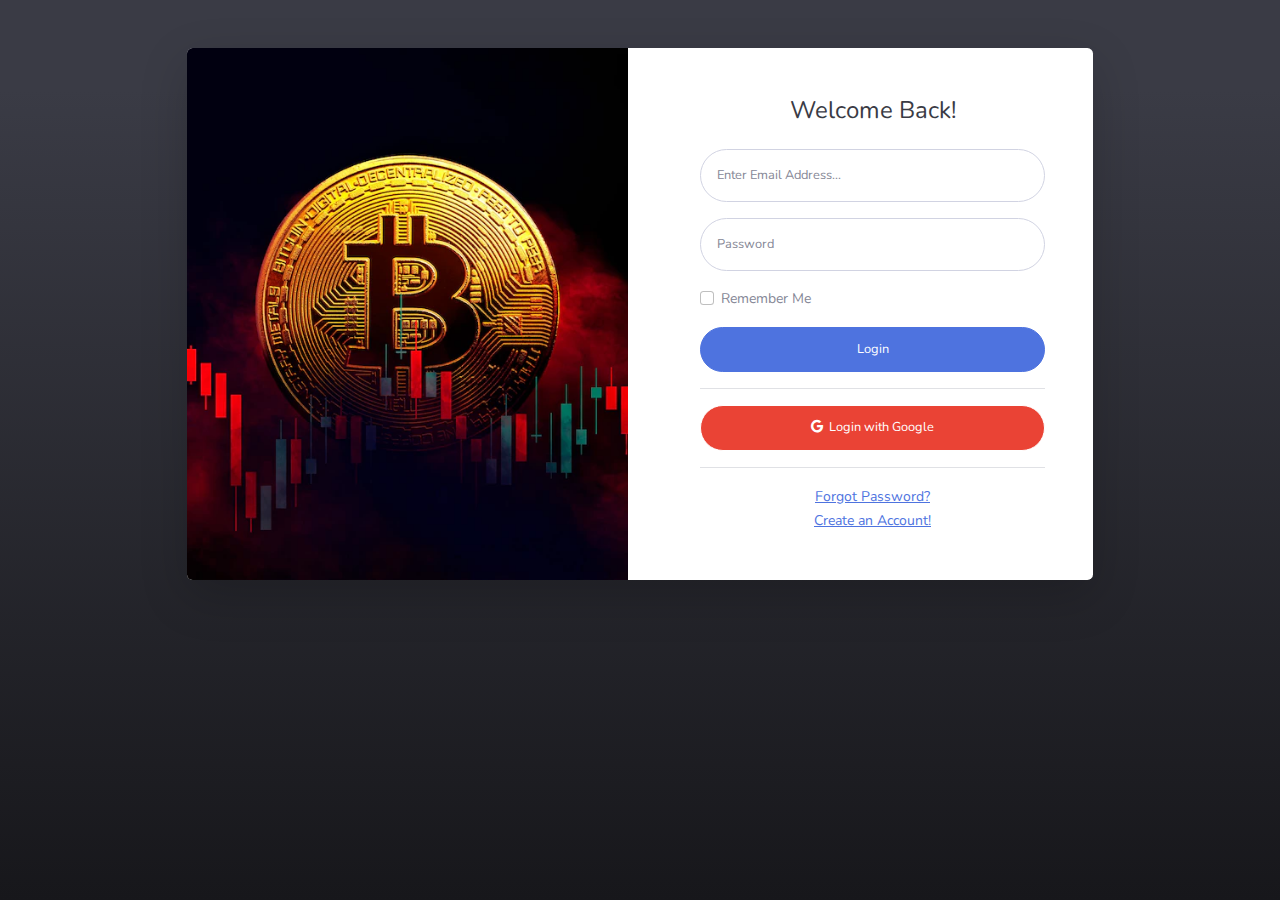
<file: RAITE-22_PAU_Team1/index.html>
<!DOCTYPE html>
<html>

<head>
    <meta charset="utf-8">
    <meta name="viewport" content="width=device-width, initial-scale=1.0, shrink-to-fit=no">
    <title>Login - Alvin Donato</title>
    <link rel="stylesheet" href="assets/bootstrap/css/bootstrap.min.css">
    <link rel="stylesheet" href="https://fonts.googleapis.com/css?family=Nunito:200,200i,300,300i,400,400i,600,600i,700,700i,800,800i,900,900i">
    <link rel="stylesheet" href="https://fonts.googleapis.com/css?family=Bitter:400,700">
    <link rel="stylesheet" href="assets/fonts/fontawesome-all.min.css">
    <link rel="stylesheet" href="assets/fonts/font-awesome.min.css">
    <link rel="stylesheet" href="assets/fonts/fontawesome5-overrides.min.css">
    <link rel="stylesheet" href="assets/css/Footer-Dark.css">
    <link rel="stylesheet" href="assets/css/Header-Dark.css">
</head>

<body class="bg-gradient-dark">
    <div class="container">
        <div class="row justify-content-center">
            <div class="col-md-9 col-lg-12 col-xl-10">
                <div class="card shadow-lg o-hidden border-0 my-5">
                    <div class="card-body p-0">
                        <div class="row">
                            <div class="col-lg-6 d-none d-lg-flex">
                                <div class="flex-grow-1 bg-login-image" style="background-image: url(&quot;assets/img/dogs/bg-login.webp&quot;);"></div>
                            </div>
                            <div class="col-lg-6">
                                <div class="p-5">
                                    <div class="text-center">
                                        <h4 class="text-dark mb-4">Welcome Back!</h4>
                                    </div>
                                    <form class="user">
                                        <div class="mb-3"><input class="form-control form-control-user" type="email" id="exampleInputEmail" aria-describedby="emailHelp" placeholder="Enter Email Address..." name="email"></div>
                                        <div class="mb-3"><input class="form-control form-control-user" type="password" id="exampleInputPassword" placeholder="Password" name="password"></div>
                                        <div class="mb-3">
                                            <div class="custom-control custom-checkbox small">
                                                <div class="form-check"><input class="form-check-input custom-control-input" type="checkbox" id="formCheck-1"><label class="form-check-label custom-control-label" for="formCheck-1">Remember Me</label></div>
                                            </div>
                                        </div><button class="btn btn-primary d-block btn-user w-100" type="submit">Login</button>
                                        <hr><a class="btn btn-primary d-block btn-google btn-user w-100 mb-2" role="button"><i class="fab fa-google"></i>&nbsp; Login with Google</a>
                                        <hr>
                                    </form>
                                    <div class="text-center"><a class="small" href="forgot-password.html">Forgot Password?</a></div>
                                    <div class="text-center"><a class="small" href="register.html">Create an Account!</a></div>
                                </div>
                            </div>
                        </div>
                    </div>
                </div>
            </div>
        </div>
    </div>
    <script src="assets/bootstrap/js/bootstrap.min.js"></script>
    <script src="assets/js/theme.js"></script>
</body>

</html>
</file>
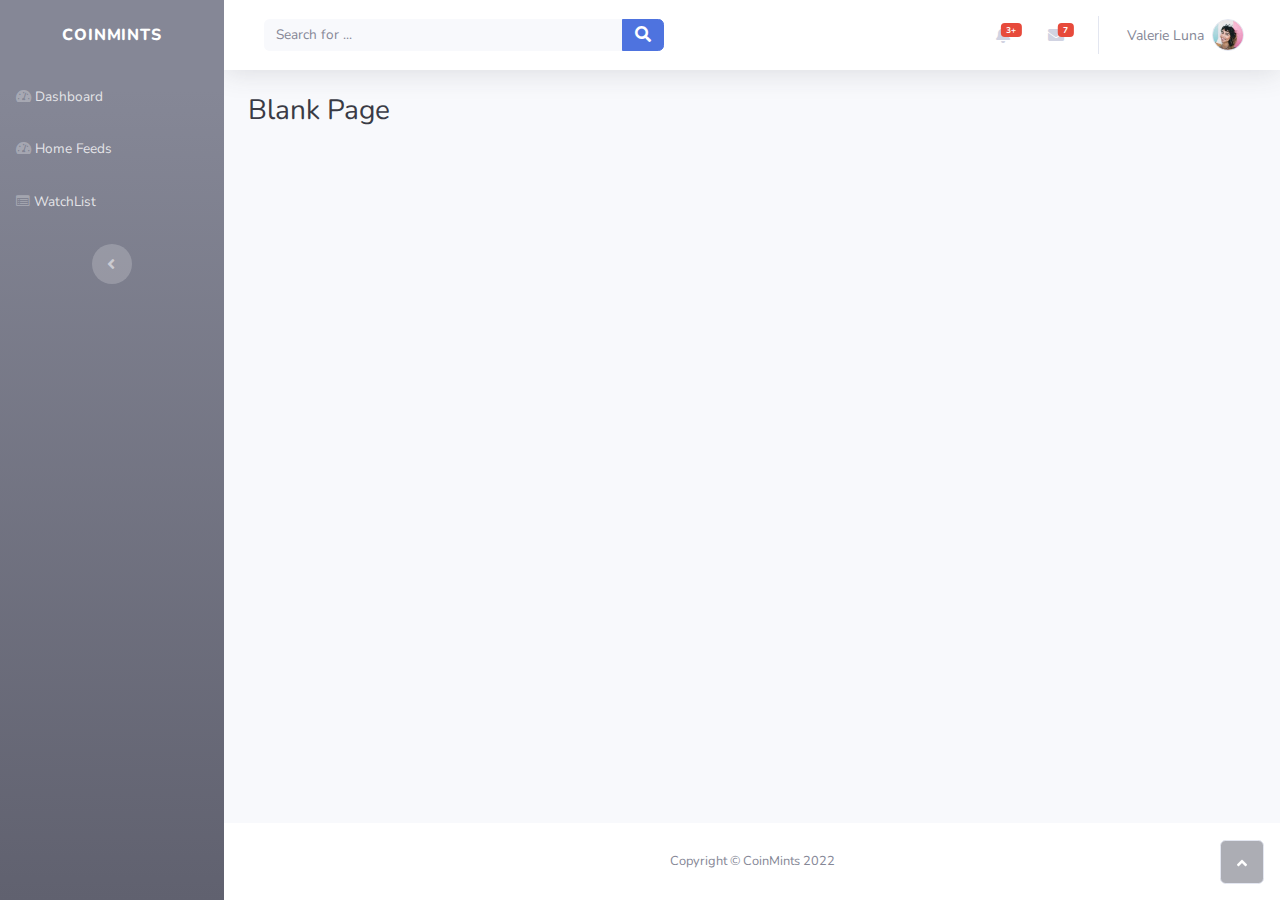
<file: RAITE-22_PAU_Team1/blank.html>
<!DOCTYPE html>
<html>

<head>
    <meta charset="utf-8">
    <meta name="viewport" content="width=device-width, initial-scale=1.0, shrink-to-fit=no">
    <title>Blank Page - Alvin Donato</title>
    <link rel="stylesheet" href="assets/bootstrap/css/bootstrap.min.css">
    <link rel="stylesheet" href="https://fonts.googleapis.com/css?family=Nunito:200,200i,300,300i,400,400i,600,600i,700,700i,800,800i,900,900i">
    <link rel="stylesheet" href="https://fonts.googleapis.com/css?family=Bitter:400,700">
    <link rel="stylesheet" href="assets/fonts/fontawesome-all.min.css">
    <link rel="stylesheet" href="assets/fonts/font-awesome.min.css">
    <link rel="stylesheet" href="assets/fonts/fontawesome5-overrides.min.css">
    <link rel="stylesheet" href="assets/css/Footer-Dark.css">
    <link rel="stylesheet" href="assets/css/Header-Dark.css">
</head>

<body id="page-top">
    <div id="wrapper">
        <nav class="navbar navbar-dark align-items-start sidebar sidebar-dark accordion bg-gradient-secondary p-0">
            <div class="container-fluid d-flex flex-column p-0"><a class="navbar-brand d-flex justify-content-center align-items-center sidebar-brand m-0" href="#">
                    <div class="sidebar-brand-icon rotate-n-15"></div>
                    <div class="sidebar-brand-text mx-3"><span>coinMints</span></div>
                </a>
                <hr class="sidebar-divider my-0">
                <ul class="navbar-nav text-light" id="accordionSidebar">
                    <li class="nav-item"><a class="nav-link" href="dashboard.html"><i class="fas fa-tachometer-alt"></i><span>Dashboard</span></a><a class="nav-link" href="home-feeds.html"><i class="fas fa-tachometer-alt"></i><span>Home Feeds</span></a></li>
                    <li class="nav-item"><a class="nav-link" href="watchlist.html"><i class="fa fa-list-alt"></i><span>WatchList</span></a></li>
                    <li class="nav-item"></li>
                    <li class="nav-item"></li>
                    <li class="nav-item"></li>
                </ul>
                <div class="text-center d-none d-md-inline"><button class="btn rounded-circle border-0" id="sidebarToggle" type="button"></button></div>
            </div>
        </nav>
        <div class="d-flex flex-column" id="content-wrapper">
            <div id="content">
                <nav class="navbar navbar-light navbar-expand bg-white shadow mb-4 topbar static-top">
                    <div class="container-fluid"><button class="btn btn-link d-md-none rounded-circle me-3" id="sidebarToggleTop" type="button"><i class="fas fa-bars"></i></button>
                        <form class="d-none d-sm-inline-block me-auto ms-md-3 my-2 my-md-0 mw-100 navbar-search">
                            <div class="input-group"><input class="bg-light form-control border-0 small" type="text" placeholder="Search for ..."><button class="btn btn-primary py-0" type="button"><i class="fas fa-search"></i></button></div>
                        </form>
                        <ul class="navbar-nav flex-nowrap ms-auto">
                            <li class="nav-item dropdown d-sm-none no-arrow"><a class="dropdown-toggle nav-link" aria-expanded="false" data-bs-toggle="dropdown" href="#"><i class="fas fa-search"></i></a>
                                <div class="dropdown-menu dropdown-menu-end p-3 animated--grow-in" aria-labelledby="searchDropdown">
                                    <form class="me-auto navbar-search w-100">
                                        <div class="input-group"><input class="bg-light form-control border-0 small" type="text" placeholder="Search for ...">
                                            <div class="input-group-append"><button class="btn btn-primary py-0" type="button"><i class="fas fa-search"></i></button></div>
                                        </div>
                                    </form>
                                </div>
                            </li>
                            <li class="nav-item dropdown no-arrow mx-1">
                                <div class="nav-item dropdown no-arrow"><a class="dropdown-toggle nav-link" aria-expanded="false" data-bs-toggle="dropdown" href="#"><span class="badge bg-danger badge-counter">3+</span><i class="fas fa-bell fa-fw"></i></a>
                                    <div class="dropdown-menu dropdown-menu-end dropdown-list animated--grow-in">
                                        <h6 class="dropdown-header">alerts center</h6><a class="dropdown-item d-flex align-items-center" href="#">
                                            <div class="me-3">
                                                <div class="bg-primary icon-circle"><i class="fas fa-file-alt text-white"></i></div>
                                            </div>
                                            <div><span class="small text-gray-500">December 12, 2019</span>
                                                <p>A new monthly report is ready to download!</p>
                                            </div>
                                        </a><a class="dropdown-item d-flex align-items-center" href="#">
                                            <div class="me-3">
                                                <div class="bg-success icon-circle"><i class="fas fa-donate text-white"></i></div>
                                            </div>
                                            <div><span class="small text-gray-500">December 7, 2019</span>
                                                <p>$290.29 has been deposited into your account!</p>
                                            </div>
                                        </a><a class="dropdown-item d-flex align-items-center" href="#">
                                            <div class="me-3">
                                                <div class="bg-warning icon-circle"><i class="fas fa-exclamation-triangle text-white"></i></div>
                                            </div>
                                            <div><span class="small text-gray-500">December 2, 2019</span>
                                                <p>Spending Alert: We've noticed unusually high spending for your account.</p>
                                            </div>
                                        </a><a class="dropdown-item text-center small text-gray-500" href="#">Show All Alerts</a>
                                    </div>
                                </div>
                            </li>
                            <li class="nav-item dropdown no-arrow mx-1">
                                <div class="nav-item dropdown no-arrow"><a class="dropdown-toggle nav-link" aria-expanded="false" data-bs-toggle="dropdown" href="#"><span class="badge bg-danger badge-counter">7</span><i class="fas fa-envelope fa-fw"></i></a>
                                    <div class="dropdown-menu dropdown-menu-end dropdown-list animated--grow-in">
                                        <h6 class="dropdown-header">alerts center</h6><a class="dropdown-item d-flex align-items-center" href="#">
                                            <div class="dropdown-list-image me-3"><img class="rounded-circle" src="assets/img/avatars/avatar4.jpeg">
                                                <div class="bg-success status-indicator"></div>
                                            </div>
                                            <div class="fw-bold">
                                                <div class="text-truncate"><span>Hi there! I am wondering if you can help me with a problem I've been having.</span></div>
                                                <p class="small text-gray-500 mb-0">Emily Fowler - 58m</p>
                                            </div>
                                        </a><a class="dropdown-item d-flex align-items-center" href="#">
                                            <div class="dropdown-list-image me-3"><img class="rounded-circle" src="assets/img/avatars/avatar2.jpeg">
                                                <div class="status-indicator"></div>
                                            </div>
                                            <div class="fw-bold">
                                                <div class="text-truncate"><span>I have the photos that you ordered last month!</span></div>
                                                <p class="small text-gray-500 mb-0">Jae Chun - 1d</p>
                                            </div>
                                        </a><a class="dropdown-item d-flex align-items-center" href="#">
                                            <div class="dropdown-list-image me-3"><img class="rounded-circle" src="assets/img/avatars/avatar3.jpeg">
                                                <div class="bg-warning status-indicator"></div>
                                            </div>
                                            <div class="fw-bold">
                                                <div class="text-truncate"><span>Last month's report looks great, I am very happy with the progress so far, keep up the good work!</span></div>
                                                <p class="small text-gray-500 mb-0">Morgan Alvarez - 2d</p>
                                            </div>
                                        </a><a class="dropdown-item d-flex align-items-center" href="#">
                                            <div class="dropdown-list-image me-3"><img class="rounded-circle" src="assets/img/avatars/avatar5.jpeg">
                                                <div class="bg-success status-indicator"></div>
                                            </div>
                                            <div class="fw-bold">
                                                <div class="text-truncate"><span>Am I a good boy? The reason I ask is because someone told me that people say this to all dogs, even if they aren't good...</span></div>
                                                <p class="small text-gray-500 mb-0">Chicken the Dog · 2w</p>
                                            </div>
                                        </a><a class="dropdown-item text-center small text-gray-500" href="#">Show All Alerts</a>
                                    </div>
                                </div>
                                <div class="shadow dropdown-list dropdown-menu dropdown-menu-end" aria-labelledby="alertsDropdown"></div>
                            </li>
                            <div class="d-none d-sm-block topbar-divider"></div>
                            <li class="nav-item dropdown no-arrow">
                                <div class="nav-item dropdown no-arrow"><a class="dropdown-toggle nav-link" aria-expanded="false" data-bs-toggle="dropdown" href="#"><span class="d-none d-lg-inline me-2 text-gray-600 small">Valerie Luna</span><img class="border rounded-circle img-profile" src="assets/img/avatars/avatar1.jpeg"></a>
                                    <div class="dropdown-menu shadow dropdown-menu-end animated--grow-in"><a class="dropdown-item" href="profile.html"><i class="fas fa-user fa-sm fa-fw me-2 text-gray-400"></i>&nbsp;Profile</a><a class="dropdown-item" href="settings.html"><i class="fas fa-cogs fa-sm fa-fw me-2 text-gray-400"></i>&nbsp;Settings</a>
                                        <div class="dropdown-divider"></div><a class="dropdown-item" id="logoutBTN" href="#"><i class="fas fa-sign-out-alt fa-sm fa-fw me-2 text-gray-400"></i>&nbsp;Logout</a>
                                    </div>
                                </div>
                            </li>
                        </ul>
                    </div>
                </nav>
                <div class="container-fluid">
                    <h3 class="text-dark mb-1">Blank Page</h3>
                </div>
            </div>
            <footer class="bg-white sticky-footer">
                <div class="container my-auto">
                    <div class="text-center my-auto copyright"><span>Copyright © CoinMints 2022</span></div>
                </div>
            </footer>
        </div><a class="border rounded d-inline scroll-to-top" href="#page-top"><i class="fas fa-angle-up"></i></a>
    </div>
    <script src="assets/bootstrap/js/bootstrap.min.js"></script>
    <script src="assets/js/theme.js"></script>
</body>

</html>
</file>
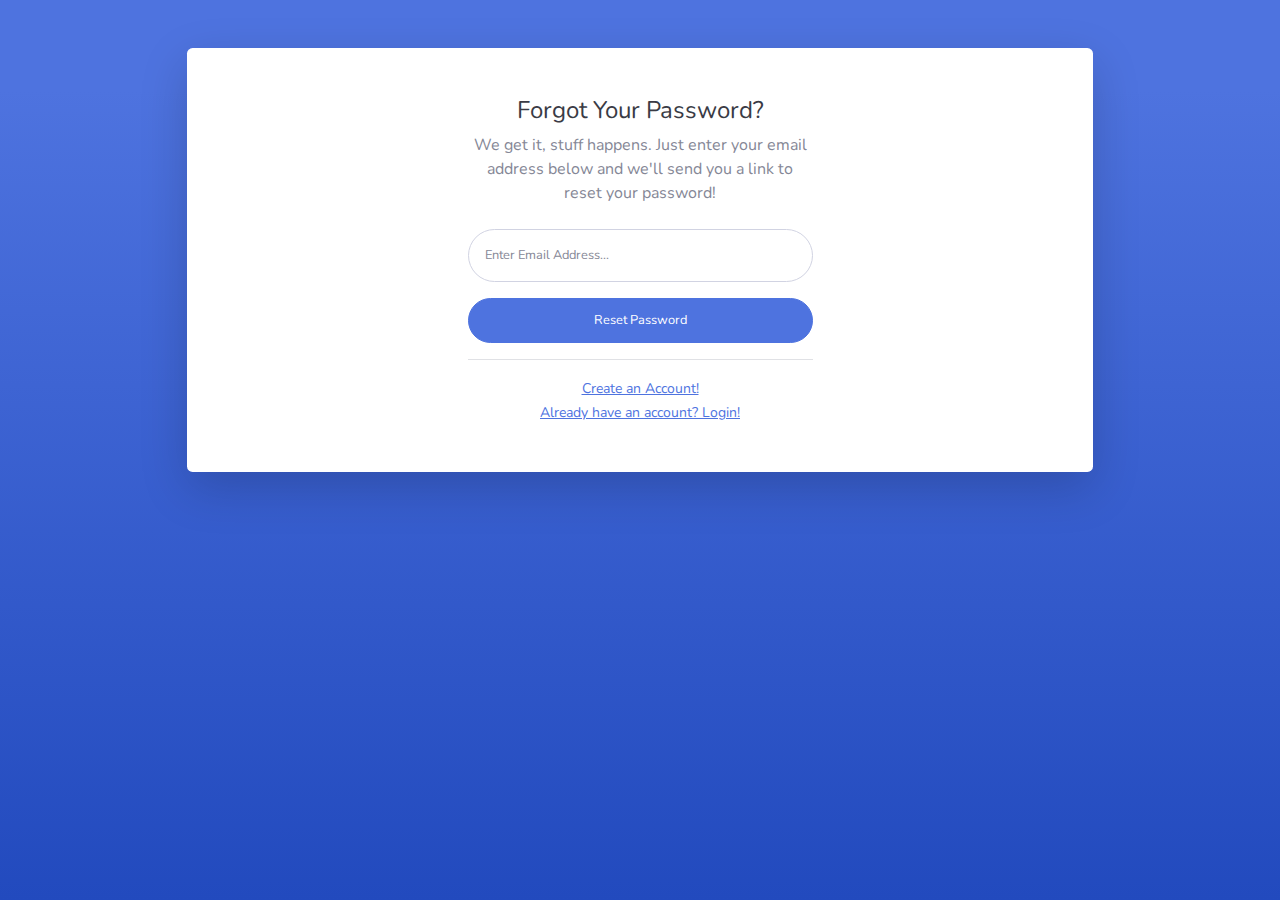
<file: RAITE-22_PAU_Team1/forgot-password.html>
<!DOCTYPE html>
<html>

<head>
    <meta charset="utf-8">
    <meta name="viewport" content="width=device-width, initial-scale=1.0, shrink-to-fit=no">
    <title>Forgotten Password - Alvin Donato</title>
    <link rel="stylesheet" href="assets/bootstrap/css/bootstrap.min.css">
    <link rel="stylesheet" href="https://fonts.googleapis.com/css?family=Nunito:200,200i,300,300i,400,400i,600,600i,700,700i,800,800i,900,900i">
    <link rel="stylesheet" href="https://fonts.googleapis.com/css?family=Bitter:400,700">
    <link rel="stylesheet" href="assets/fonts/fontawesome-all.min.css">
    <link rel="stylesheet" href="assets/fonts/font-awesome.min.css">
    <link rel="stylesheet" href="assets/fonts/fontawesome5-overrides.min.css">
    <link rel="stylesheet" href="assets/css/Footer-Dark.css">
    <link rel="stylesheet" href="assets/css/Header-Dark.css">
</head>

<body class="bg-gradient-primary">
    <div class="container">
        <div class="row justify-content-center">
            <div class="col-md-9 col-lg-12 col-xl-10">
                <div class="card shadow-lg o-hidden border-0 my-5">
                    <div class="card-body p-0">
                        <div class="row">
                            <div class="col-lg-6 offset-lg-3">
                                <div class="p-5">
                                    <div class="text-center">
                                        <h4 class="text-dark mb-2">Forgot Your Password?</h4>
                                        <p class="mb-4">We get it, stuff happens. Just enter your email address below and we'll send you a link to reset your password!</p>
                                    </div>
                                    <form class="user">
                                        <div class="mb-3"><input class="form-control form-control-user" type="email" id="exampleInputEmail" aria-describedby="emailHelp" placeholder="Enter Email Address..." name="email"></div><button class="btn btn-primary d-block btn-user w-100" type="submit">Reset Password</button>
                                    </form>
                                    <div class="text-center">
                                        <hr><a class="small" href="register.html">Create an Account!</a>
                                    </div>
                                    <div class="text-center"><a class="small" href="index.html">Already have an account? Login!</a></div>
                                </div>
                            </div>
                        </div>
                    </div>
                </div>
            </div>
        </div>
    </div>
    <script src="assets/bootstrap/js/bootstrap.min.js"></script>
    <script src="assets/js/theme.js"></script>
</body>

</html>
</file>
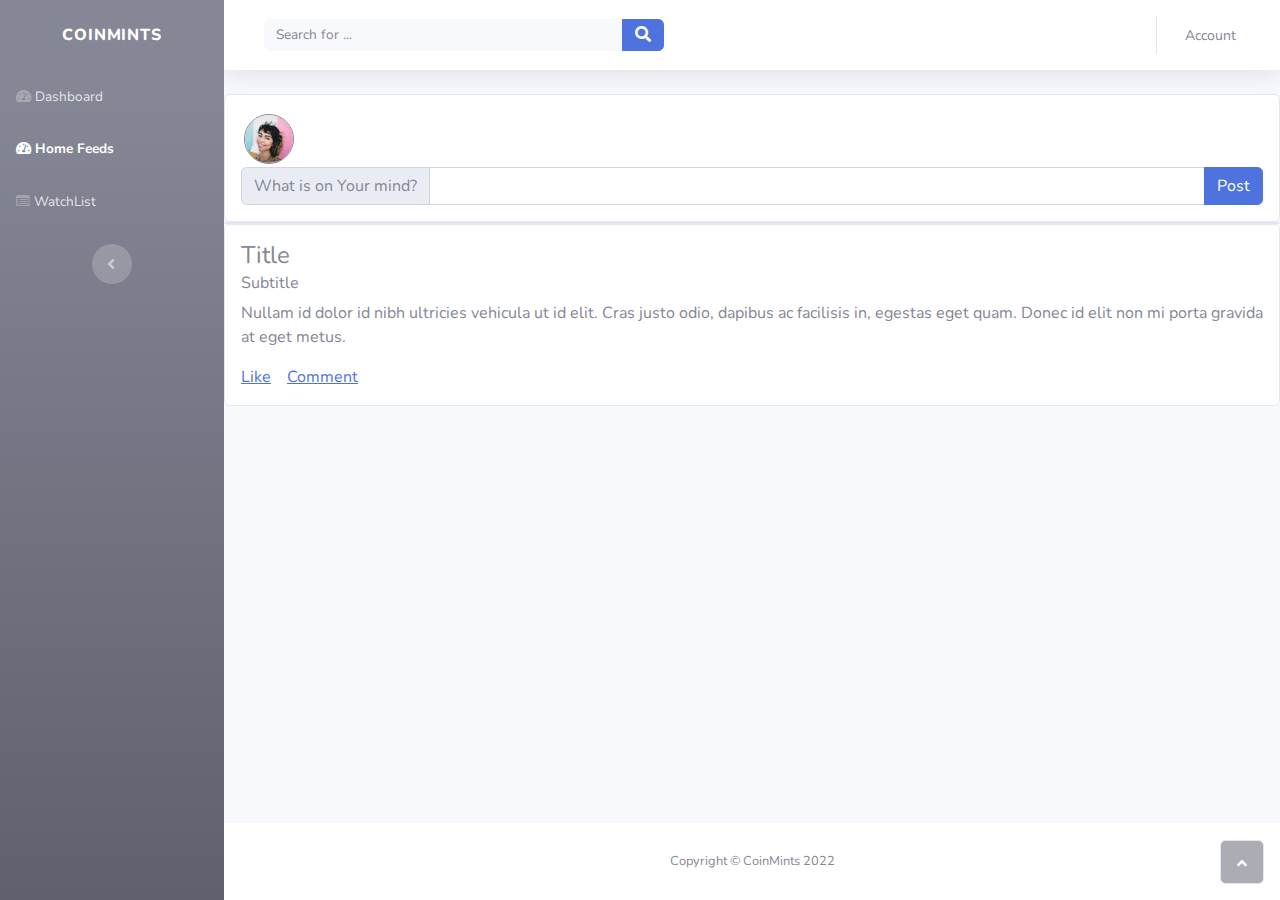
<file: RAITE-22_PAU_Team1/home-feeds.html>
<!DOCTYPE html>
<html>

<head>
    <meta charset="utf-8">
    <meta name="viewport" content="width=device-width, initial-scale=1.0, shrink-to-fit=no">
    <title>Dashboard - Alvin Donato</title>
    <link rel="stylesheet" href="assets/bootstrap/css/bootstrap.min.css">
    <link rel="stylesheet" href="https://fonts.googleapis.com/css?family=Nunito:200,200i,300,300i,400,400i,600,600i,700,700i,800,800i,900,900i">
    <link rel="stylesheet" href="https://fonts.googleapis.com/css?family=Bitter:400,700">
    <link rel="stylesheet" href="assets/fonts/fontawesome-all.min.css">
    <link rel="stylesheet" href="assets/fonts/font-awesome.min.css">
    <link rel="stylesheet" href="assets/fonts/fontawesome5-overrides.min.css">
    <link rel="stylesheet" href="assets/css/Footer-Dark.css">
    <link rel="stylesheet" href="assets/css/Header-Dark.css">
</head>

<body id="page-top">
    <div id="wrapper">
        <nav class="navbar navbar-dark align-items-start sidebar sidebar-dark accordion bg-gradient-secondary p-0">
            <div class="container-fluid d-flex flex-column p-0"><a class="navbar-brand d-flex justify-content-center align-items-center sidebar-brand m-0" href="#">
                    <div class="sidebar-brand-icon rotate-n-15"></div>
                    <div class="sidebar-brand-text mx-3"><span>coinMints</span></div>
                </a>
                <hr class="sidebar-divider my-0">
                <ul class="navbar-nav text-light" id="accordionSidebar">
                    <li class="nav-item"><a class="nav-link" href="dashboard.html"><i class="fas fa-tachometer-alt"></i><span>Dashboard</span></a><a class="nav-link active" href="home-feeds.html"><i class="fas fa-tachometer-alt"></i><span>Home Feeds</span></a></li>
                    <li class="nav-item"><a class="nav-link" href="watchlist.html"><i class="fa fa-list-alt"></i><span>WatchList</span></a></li>
                    <li class="nav-item"></li>
                    <li class="nav-item"></li>
                    <li class="nav-item"></li>
                </ul>
                <div class="text-center d-none d-md-inline"><button class="btn rounded-circle border-0" id="sidebarToggle" type="button"></button></div>
            </div>
        </nav>
        <div class="d-flex flex-column" id="content-wrapper">
            <div id="content">
                <nav class="navbar navbar-light navbar-expand bg-white shadow mb-4 topbar static-top">
                    <div class="container-fluid"><button class="btn btn-link d-md-none rounded-circle me-3" id="sidebarToggleTop" type="button"><i class="fas fa-bars"></i></button>
                        <form class="d-none d-sm-inline-block me-auto ms-md-3 my-2 my-md-0 mw-100 navbar-search">
                            <div class="input-group"><input class="bg-light form-control border-0 small" type="text" placeholder="Search for ..."><button class="btn btn-primary py-0" type="button"><i class="fas fa-search"></i></button></div>
                        </form>
                        <ul class="navbar-nav flex-nowrap ms-auto">
                            <li class="nav-item dropdown d-sm-none no-arrow"><a class="dropdown-toggle nav-link" aria-expanded="false" data-bs-toggle="dropdown" href="#"><i class="fas fa-search"></i></a>
                                <div class="dropdown-menu dropdown-menu-end p-3 animated--grow-in" aria-labelledby="searchDropdown">
                                    <form class="me-auto navbar-search w-100">
                                        <div class="input-group"><input class="bg-light form-control border-0 small" type="text" placeholder="Search for ...">
                                            <div class="input-group-append"><button class="btn btn-primary py-0" type="button"><i class="fas fa-search"></i></button></div>
                                        </div>
                                    </form>
                                </div>
                            </li>
                            
                            <div class="d-none d-sm-block topbar-divider"></div>
                            <li class="nav-item dropdown no-arrow">
                                <div class="nav-item dropdown no-arrow"><a class="dropdown-toggle nav-link" aria-expanded="false" data-bs-toggle="dropdown" href="#"><span class="d-none d-lg-inline me-2 text-gray-600 small">Account</span></a>
                                    <div class="dropdown-menu shadow dropdown-menu-end animated--grow-in"><a class="dropdown-item" href="profile.html"><i class="fas fa-user fa-sm fa-fw me-2 text-gray-400"></i>&nbsp;Profile</a><a class="dropdown-item" href="settings.html"><i class="fas fa-cogs fa-sm fa-fw me-2 text-gray-400"></i>&nbsp;Settings</a>
                                        <div class="dropdown-divider"></div><a class="dropdown-item" id="logoutBTN" href="#"><i class="fas fa-sign-out-alt fa-sm fa-fw me-2 text-gray-400"></i>&nbsp;Logout</a>
                                    </div>
                                </div>
                            </li>
                        </ul>
                    </div>
                </nav>
                <div class="card">
                    <div class="card-body"><img class="rounded-circle border border-secondary margin-img" src="assets/img/avatars/avatar1.jpeg" width="50px" height="50px">
                        <div class="input-group"><span class="input-group-text">What is on Your mind?</span><input class="form-control" type="text"><button class="btn btn-primary" type="button">Post</button></div>
                    </div>
                </div>
                <div class="container">
                    <div class="row">
                        <div class="col-md-12">
                            <div></div>
                        </div>
                    </div>
                </div>
                <div class="card"></div>
                <div class="card">
                    <div class="card-body">
                        <h4 class="card-title">Title</h4>
                        <h6 class="text-muted card-subtitle mb-2">Subtitle</h6>
                        <p class="card-text">Nullam id dolor id nibh ultricies vehicula ut id elit. Cras justo odio, dapibus ac facilisis in, egestas eget quam. Donec id elit non mi porta gravida at eget metus.</p><a class="card-link" href="#">Like</a><a class="card-link" href="#">Comment</a>
                    </div>
                </div>
                <div class="container">
                    <div class="row">
                        <div class="col-md-12">
                            <div></div>
                        </div>
                    </div>
                </div>
            </div>
            <footer class="bg-white sticky-footer">
                <div class="container my-auto">
                    <div class="text-center my-auto copyright"><span>Copyright © CoinMints 2022</span></div>
                </div>
            </footer>
        </div><a class="border rounded d-inline scroll-to-top" href="#page-top"><i class="fas fa-angle-up"></i></a>
    </div>
    <script src="assets/bootstrap/js/bootstrap.min.js"></script>
    <script src="assets/js/theme.js"></script>
</body>

</html>
</file>
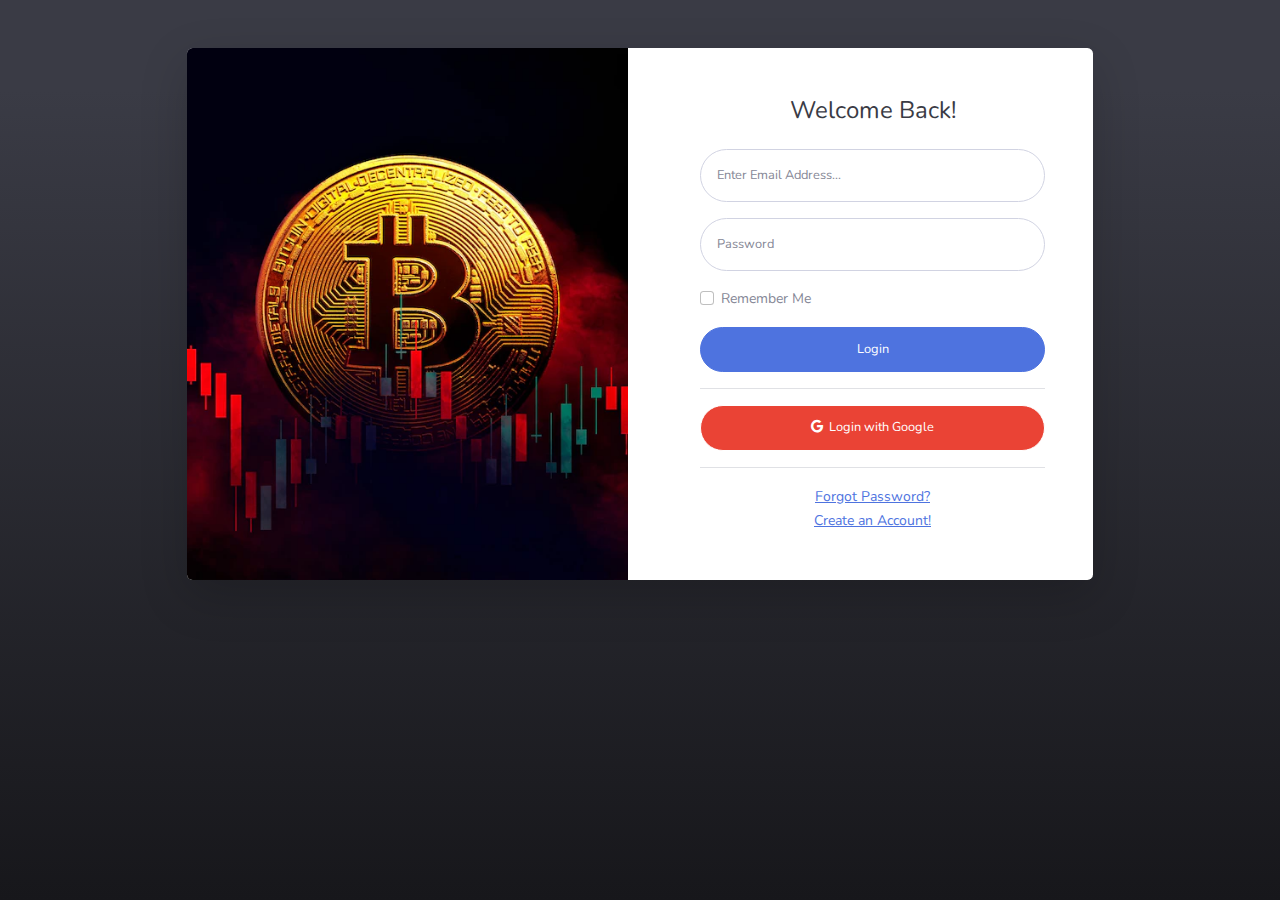
<file: RAITE-22_PAU_Team1/login.html>
<!DOCTYPE html>
<html>

<head>
    <meta charset="utf-8">
    <meta name="viewport" content="width=device-width, initial-scale=1.0, shrink-to-fit=no">
    <title>Login - Alvin Donato</title>
    <link rel="stylesheet" href="assets/bootstrap/css/bootstrap.min.css">
    <link rel="stylesheet" href="https://fonts.googleapis.com/css?family=Nunito:200,200i,300,300i,400,400i,600,600i,700,700i,800,800i,900,900i">
    <link rel="stylesheet" href="https://fonts.googleapis.com/css?family=Bitter:400,700">
    <link rel="stylesheet" href="assets/fonts/fontawesome-all.min.css">
    <link rel="stylesheet" href="assets/fonts/font-awesome.min.css">
    <link rel="stylesheet" href="assets/fonts/ionicons.min.css">
    <link rel="stylesheet" href="assets/fonts/fontawesome5-overrides.min.css">
    <link rel="stylesheet" href="assets/css/Footer-Dark.css">
    <link rel="stylesheet" href="assets/css/Header-Dark.css">
</head>

<body class="bg-gradient-dark">
    <div class="container">
        <div class="row justify-content-center">
            <div class="col-md-9 col-lg-12 col-xl-10">
                <div class="card shadow-lg o-hidden border-0 my-5">
                    <div class="card-body p-0">
                        <div class="row">
                            <div class="col-lg-6 d-none d-lg-flex">
                                <div class="flex-grow-1 bg-login-image" style="background-image: url(&quot;assets/img/dogs/bg-login.webp&quot;);"></div>
                            </div>
                            <div class="col-lg-6">
                                <div class="p-5">
                                    <div class="text-center">
                                        <h4 class="text-dark mb-4">Welcome Back!</h4>
                                    </div>
                                    <form class="user">
                                        <div class="mb-3"><input class="form-control form-control-user" type="email" id="exampleInputEmail" aria-describedby="emailHelp" placeholder="Enter Email Address..." name="email"></div>
                                        <div class="mb-3"><input class="form-control form-control-user" type="password" id="exampleInputPassword" placeholder="Password" name="password"></div>
                                        <div class="mb-3">
                                            <div class="custom-control custom-checkbox small">
                                                <div class="form-check"><input class="form-check-input custom-control-input" type="checkbox" id="formCheck-1"><label class="form-check-label custom-control-label" for="formCheck-1">Remember Me</label></div>
                                            </div>
                                        </div><button class="btn btn-primary d-block btn-user w-100" type="submit">Login</button>
                                        <hr><a class="btn btn-primary d-block btn-google btn-user w-100 mb-2" role="button"><i class="fab fa-google"></i>&nbsp; Login with Google</a>
                                        <hr>
                                    </form>
                                    <div class="text-center"><a class="small" href="forgot-password.html">Forgot Password?</a></div>
                                    <div class="text-center"><a class="small" href="register.html">Create an Account!</a></div>
                                </div>
                            </div>
                        </div>
                    </div>
                </div>
            </div>
        </div>
    </div>
    <script src="assets/bootstrap/js/bootstrap.min.js"></script>
    <script src="assets/js/theme.js"></script>
</body>

</html>
</file>
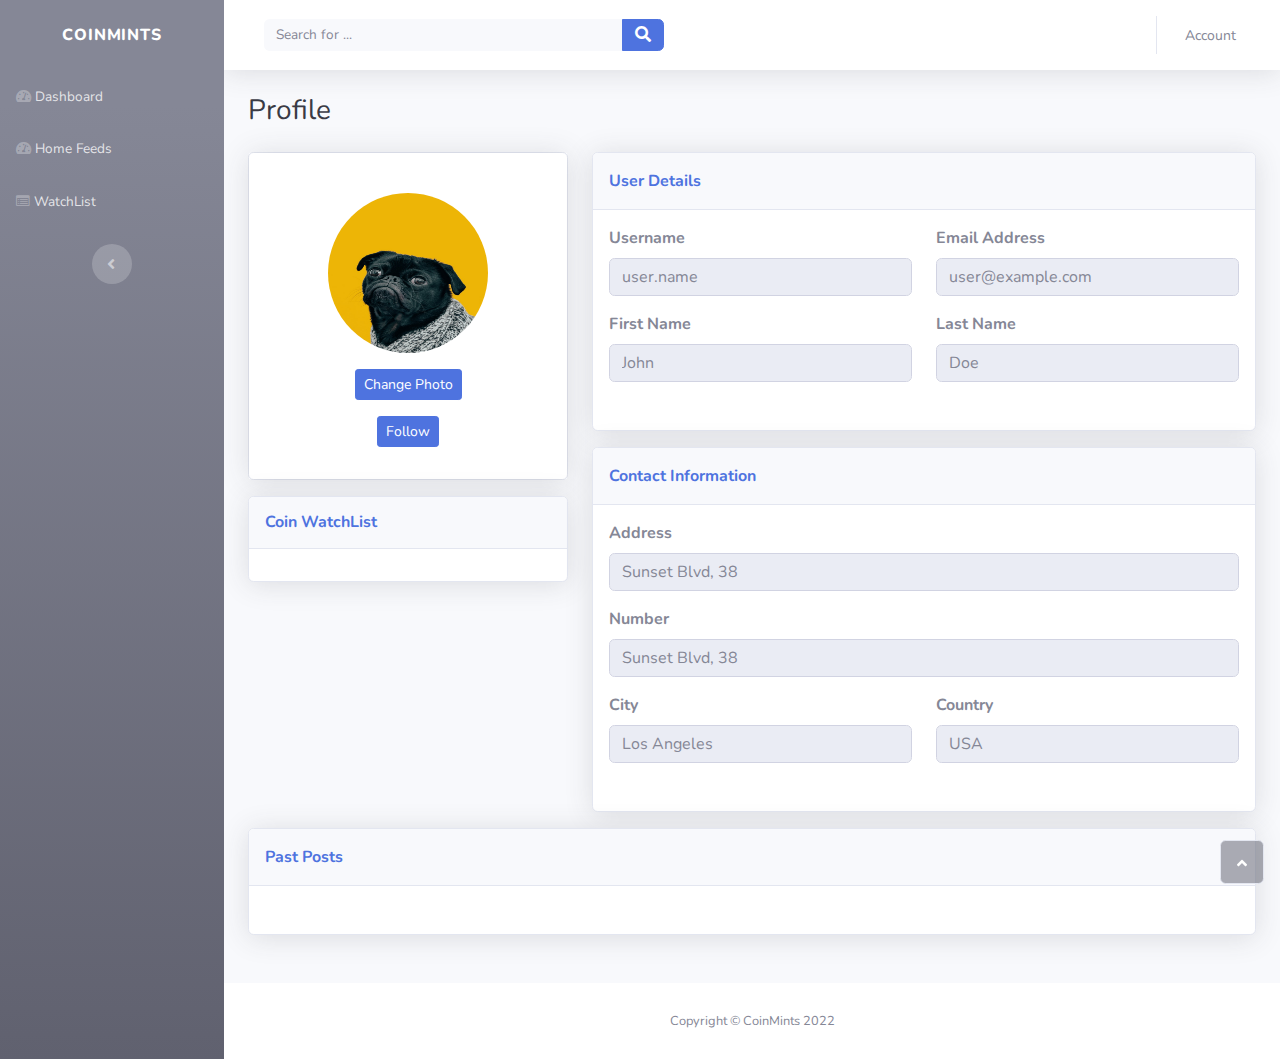
<file: RAITE-22_PAU_Team1/profile.html>
<!DOCTYPE html>
<html>

<head>
    <meta charset="utf-8">
    <meta name="viewport" content="width=device-width, initial-scale=1.0, shrink-to-fit=no">
    <title>Profile - Alvin Donato</title>
    <link rel="stylesheet" href="assets/bootstrap/css/bootstrap.min.css">
    <link rel="stylesheet" href="https://fonts.googleapis.com/css?family=Nunito:200,200i,300,300i,400,400i,600,600i,700,700i,800,800i,900,900i">
    <link rel="stylesheet" href="https://fonts.googleapis.com/css?family=Bitter:400,700">
    <link rel="stylesheet" href="assets/fonts/fontawesome-all.min.css">
    <link rel="stylesheet" href="assets/fonts/font-awesome.min.css">
    <link rel="stylesheet" href="assets/fonts/fontawesome5-overrides.min.css">
    <link rel="stylesheet" href="assets/css/Footer-Dark.css">
    <link rel="stylesheet" href="assets/css/Header-Dark.css">
</head>

<body id="page-top">
    <div id="wrapper">
        <nav class="navbar navbar-dark align-items-start sidebar sidebar-dark accordion bg-gradient-secondary p-0">
            <div class="container-fluid d-flex flex-column p-0"><a class="navbar-brand d-flex justify-content-center align-items-center sidebar-brand m-0" href="#">
                    <div class="sidebar-brand-icon rotate-n-15"></div>
                    <div class="sidebar-brand-text mx-3"><span>coinMints</span></div>
                </a>
                <hr class="sidebar-divider my-0">
                <ul class="navbar-nav text-light" id="accordionSidebar">
                    <li class="nav-item"><a class="nav-link" href="dashboard.html"><i class="fas fa-tachometer-alt"></i><span>Dashboard</span></a><a class="nav-link" href="home-feeds.html"><i class="fas fa-tachometer-alt"></i><span>Home Feeds</span></a></li>
                    <li class="nav-item"><a class="nav-link" href="watchlist.html"><i class="fa fa-list-alt"></i><span>WatchList</span></a></li>
                    <li class="nav-item"></li>
                    <li class="nav-item"></li>
                    <li class="nav-item"></li>
                </ul>
                <div class="text-center d-none d-md-inline"><button class="btn rounded-circle border-0" id="sidebarToggle" type="button"></button></div>
            </div>
        </nav>
        <div class="d-flex flex-column" id="content-wrapper">
            <div id="content">
                <nav class="navbar navbar-light navbar-expand bg-white shadow mb-4 topbar static-top">
                    <div class="container-fluid"><button class="btn btn-link d-md-none rounded-circle me-3" id="sidebarToggleTop" type="button"><i class="fas fa-bars"></i></button>
                        <form class="d-none d-sm-inline-block me-auto ms-md-3 my-2 my-md-0 mw-100 navbar-search">
                            <div class="input-group"><input class="bg-light form-control border-0 small" type="text" placeholder="Search for ..."><button class="btn btn-primary py-0" type="button"><i class="fas fa-search"></i></button></div>
                        </form>
                        <ul class="navbar-nav flex-nowrap ms-auto">
                            <li class="nav-item dropdown d-sm-none no-arrow"><a class="dropdown-toggle nav-link" aria-expanded="false" data-bs-toggle="dropdown" href="#"><i class="fas fa-search"></i></a>
                                <div class="dropdown-menu dropdown-menu-end p-3 animated--grow-in" aria-labelledby="searchDropdown">
                                    <form class="me-auto navbar-search w-100">
                                        <div class="input-group"><input class="bg-light form-control border-0 small" type="text" placeholder="Search for ...">
                                            <div class="input-group-append"><button class="btn btn-primary py-0" type="button"><i class="fas fa-search"></i></button></div>
                                        </div>
                                    </form>
                                </div>
                            </li>
                            
                            <div class="d-none d-sm-block topbar-divider"></div>
                            <li class="nav-item dropdown no-arrow">
                                <div class="nav-item dropdown no-arrow"><a class="dropdown-toggle nav-link" aria-expanded="false" data-bs-toggle="dropdown" href="#"><span class="d-none d-lg-inline me-2 text-gray-600 small">Account</span></a>
                                    <div class="dropdown-menu shadow dropdown-menu-end animated--grow-in"><a class="dropdown-item" href="profile.html"><i class="fas fa-user fa-sm fa-fw me-2 text-gray-400"></i>&nbsp;Profile</a><a class="dropdown-item" href="settings.html"><i class="fas fa-cogs fa-sm fa-fw me-2 text-gray-400"></i>&nbsp;Settings</a>
                                        <div class="dropdown-divider"></div><a class="dropdown-item" id="logoutBTN" href="#"><i class="fas fa-sign-out-alt fa-sm fa-fw me-2 text-gray-400"></i>&nbsp;Logout</a>
                                    </div>
                                </div>
                            </li>
                        </ul>
                    </div>
                </nav>
                <div class="container-fluid">
                    <h3 class="text-dark mb-4">Profile</h3>
                    <div class="row mb-3">
                        <div class="col-lg-4">
                            <div class="card mb-3">
                                <div class="card-body text-center shadow"><img class="rounded-circle mb-3 mt-4" src="assets/img/dogs/image2.jpeg" width="160" height="160">
                                    <div class="mb-3"><button class="btn btn-primary btn-sm" type="button">Change Photo</button></div>
                                    <div class="mb-3"><button class="btn btn-primary btn-sm" type="button">Follow</button></div>
                                </div>
                            </div>
                            <div class="card shadow mb-4">
                                <div class="card-header py-3">
                                    <h6 class="text-primary fw-bold m-0">Coin WatchList</h6>
                                </div>
                                <div class="card-body"></div>
                            </div>
                        </div>
                        <div class="col-lg-8">
                            <div class="row mb-3 d-none">
                                <div class="col">
                                    <div class="card textwhite bg-primary text-white shadow">
                                        <div class="card-body">
                                            <div class="row mb-2">
                                                <div class="col">
                                                    <p class="m-0">Peformance</p>
                                                    <p class="m-0"><strong>65.2%</strong></p>
                                                </div>
                                                <div class="col-auto"><i class="fas fa-rocket fa-2x"></i></div>
                                            </div>
                                            <p class="text-white-50 small m-0"><i class="fas fa-arrow-up"></i>&nbsp;5% since last month</p>
                                        </div>
                                    </div>
                                </div>
                                <div class="col">
                                    <div class="card textwhite bg-success text-white shadow">
                                        <div class="card-body">
                                            <div class="row mb-2">
                                                <div class="col">
                                                    <p class="m-0">Peformance</p>
                                                    <p class="m-0"><strong>65.2%</strong></p>
                                                </div>
                                                <div class="col-auto"><i class="fas fa-rocket fa-2x"></i></div>
                                            </div>
                                            <p class="text-white-50 small m-0"><i class="fas fa-arrow-up"></i>&nbsp;5% since last month</p>
                                        </div>
                                    </div>
                                </div>
                            </div>
                            <div class="row">
                                <div class="col">
                                    <div class="card shadow mb-3">
                                        <div class="card-header py-3">
                                            <p class="text-primary m-0 fw-bold">User Details</p>
                                        </div>
                                        <div class="card-body">
                                            <form>
                                                <div class="row">
                                                    <div class="col">
                                                        <div class="mb-3"><label class="form-label" for="username"><strong>Username</strong></label><input class="form-control" type="text" id="username" placeholder="user.name" name="username" disabled="" readonly=""></div>
                                                    </div>
                                                    <div class="col">
                                                        <div class="mb-3"><label class="form-label" for="email"><strong>Email Address</strong></label><input class="form-control" type="email" id="email" placeholder="user@example.com" name="email" readonly="" disabled=""></div>
                                                    </div>
                                                </div>
                                                <div class="row">
                                                    <div class="col">
                                                        <div class="mb-3"><label class="form-label" for="first_name"><strong>First Name</strong></label><input class="form-control" type="text" id="first_name" placeholder="John" name="first_name" disabled="" readonly=""></div>
                                                    </div>
                                                    <div class="col">
                                                        <div class="mb-3"><label class="form-label" for="last_name"><strong>Last Name</strong></label><input class="form-control" type="text" id="last_name" placeholder="Doe" name="last_name" disabled="" readonly=""></div>
                                                    </div>
                                                </div>
                                                <div class="mb-3"></div>
                                            </form>
                                        </div>
                                    </div>
                                    <div class="card shadow">
                                        <div class="card-header py-3">
                                            <p class="text-primary m-0 fw-bold">Contact Information</p>
                                        </div>
                                        <div class="card-body">
                                            <form>
                                                <div class="mb-3"><label class="form-label" for="address"><strong>Address</strong></label><input class="form-control" type="text" id="address" placeholder="Sunset Blvd, 38" name="address" readonly=""></div>
                                                <div class="mb-3"><label class="form-label" for="address"><strong>Number</strong></label><input class="form-control" type="text" id="address-1" placeholder="Sunset Blvd, 38" name="number" readonly=""></div>
                                                <div class="row">
                                                    <div class="col">
                                                        <div class="mb-3"><label class="form-label" for="city"><strong>City</strong></label><input class="form-control" type="text" id="city" placeholder="Los Angeles" name="city" disabled="" readonly=""></div>
                                                    </div>
                                                    <div class="col">
                                                        <div class="mb-3"><label class="form-label" for="country"><strong>Country</strong></label><input class="form-control" type="text" id="country" placeholder="USA" name="country" disabled="" readonly=""></div>
                                                    </div>
                                                </div>
                                                <div class="mb-3"></div>
                                            </form>
                                        </div>
                                    </div>
                                </div>
                            </div>
                        </div>
                    </div>
                    <div class="card shadow mb-5">
                        <div class="card-header py-3">
                            <p class="text-primary m-0 fw-bold">Past Posts</p>
                        </div>
                        <div class="card-body">
                            <div class="row">
                                <div class="col-md-6">
                                    <form>
                                        <div class="mb-3"></div>
                                        <div class="mb-3"></div>
                                        <div class="mb-3"></div>
                                    </form>
                                </div>
                            </div>
                        </div>
                    </div>
                </div>
            </div>
            <footer class="bg-white sticky-footer">
                <div class="container my-auto">
                    <div class="text-center my-auto copyright"><span>Copyright © CoinMints 2022</span></div>
                </div>
            </footer>
        </div><a class="border rounded d-inline scroll-to-top" href="#page-top"><i class="fas fa-angle-up"></i></a>
    </div>
    <script src="assets/bootstrap/js/bootstrap.min.js"></script>
    <script src="assets/js/theme.js"></script>
</body>

</html>
</file>
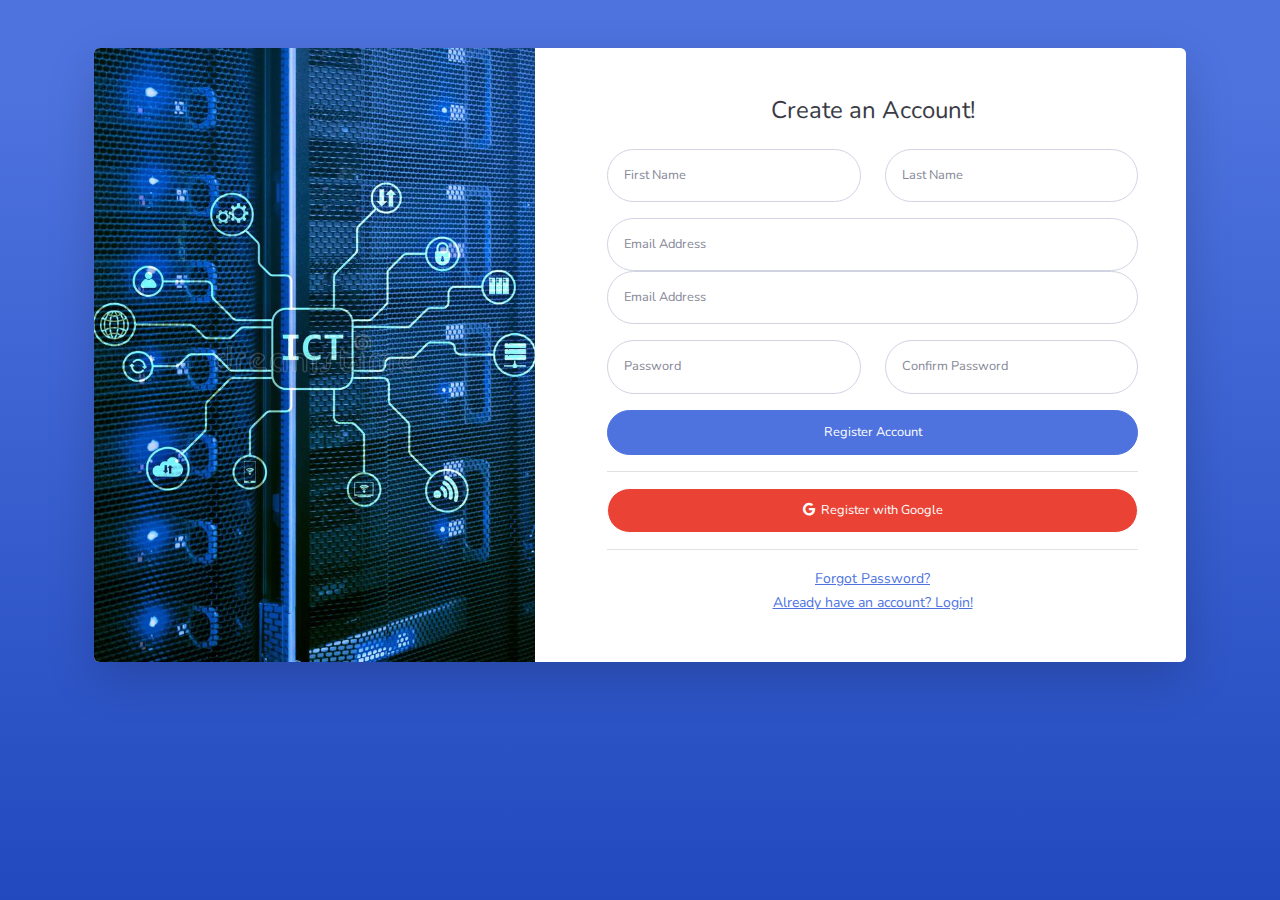
<file: RAITE-22_PAU_Team1/register.html>
<!DOCTYPE html>
<html>

<head>
    <meta charset="utf-8">
    <meta name="viewport" content="width=device-width, initial-scale=1.0, shrink-to-fit=no">
    <title>Register - Alvin Donato</title>
    <link rel="stylesheet" href="assets/bootstrap/css/bootstrap.min.css">
    <link rel="stylesheet" href="https://fonts.googleapis.com/css?family=Nunito:200,200i,300,300i,400,400i,600,600i,700,700i,800,800i,900,900i">
    <link rel="stylesheet" href="https://fonts.googleapis.com/css?family=Bitter:400,700">
    <link rel="stylesheet" href="assets/fonts/fontawesome-all.min.css">
    <link rel="stylesheet" href="assets/fonts/font-awesome.min.css">
    <link rel="stylesheet" href="assets/fonts/fontawesome5-overrides.min.css">
    <link rel="stylesheet" href="assets/css/Footer-Dark.css">
    <link rel="stylesheet" href="assets/css/Header-Dark.css">
</head>

<body class="bg-gradient-primary">
    <div class="container">
        <div class="card shadow-lg o-hidden border-0 my-5">
            <div class="card-body p-0">
                <div class="row">
                    <div class="col-lg-5 d-none d-lg-flex">
                        <div class="flex-grow-1 bg-register-image" style="background-image: url(&quot;assets/img/dogs/ict-information-communications-technology-concept-server-room-background-ict-information-communications-technology-129731869.jpg&quot;);"></div>
                    </div>
                    <div class="col-lg-7">
                        <div class="p-5">
                            <div class="text-center">
                                <h4 class="text-dark mb-4">Create an Account!</h4>
                            </div>
                            <form class="user">
                                <div class="row mb-3">
                                    <div class="col-sm-6 mb-3 mb-sm-0"><input class="form-control form-control-user" type="text" id="exampleFirstName" placeholder="First Name" name="first_name"></div>
                                    <div class="col-sm-6"><input class="form-control form-control-user" type="text" id="exampleFirstName" placeholder="Last Name" name="last_name"></div>
                                </div>
                                <div class="mb-3"><input class="form-control form-control-user" type="email" id="exampleInputEmail" aria-describedby="emailHelp" placeholder="Email Address" name="email"><input class="form-control form-control-user" type="email" id="exampleInputEmail-1" aria-describedby="emailHelp" placeholder="Email Address" name="email"></div>
                                <div class="row mb-3">
                                    <div class="col-sm-6 mb-3 mb-sm-0"><input class="form-control form-control-user" type="password" id="examplePasswordInput" placeholder="Password" name="password"></div>
                                    <div class="col-sm-6"><input class="form-control form-control-user" type="password" id="exampleRepeatPasswordInput" placeholder="Confirm Password" name="password_repeat"></div>
                                </div><button class="btn btn-primary d-block btn-user w-100" type="submit">Register Account</button>
                                <hr><a class="btn btn-primary d-block btn-google btn-user w-100 mb-2" role="button"><i class="fab fa-google"></i>&nbsp; Register with Google</a>
                                <hr>
                            </form>
                            <div class="text-center"><a class="small" href="forgot-password.html">Forgot Password?</a></div>
                            <div class="text-center"><a class="small" href="index.html">Already have an account? Login!</a></div>
                        </div>
                    </div>
                </div>
            </div>
        </div>
    </div>
    <script src="assets/bootstrap/js/bootstrap.min.js"></script>
    <script src="assets/js/theme.js"></script>
</body>

</html>
</file>
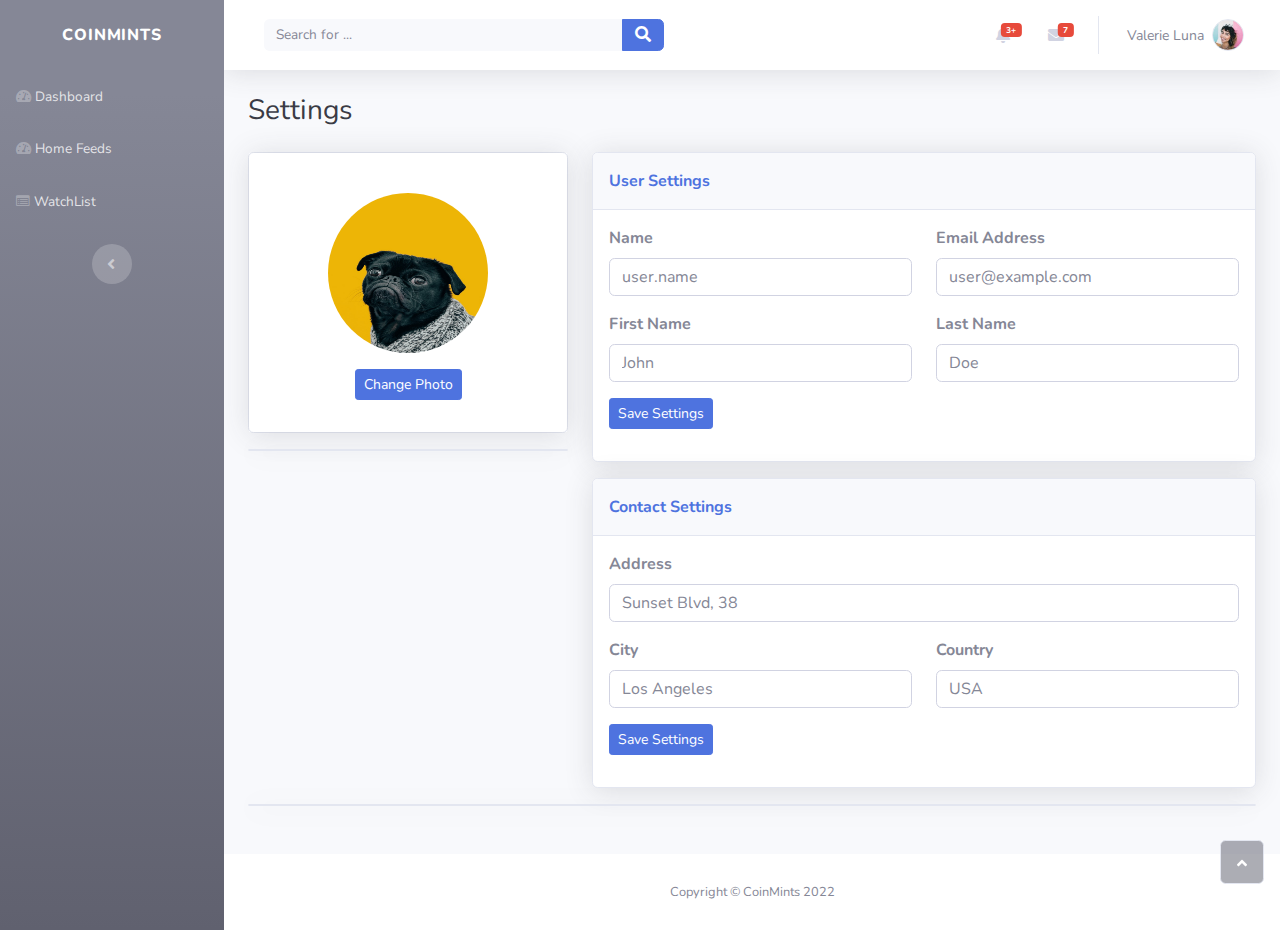
<file: RAITE-22_PAU_Team1/settings.html>
<!DOCTYPE html>
<html>

<head>
    <meta charset="utf-8">
    <meta name="viewport" content="width=device-width, initial-scale=1.0, shrink-to-fit=no">
    <title>Settings</title>
    <link rel="stylesheet" href="assets/bootstrap/css/bootstrap.min.css">
    <link rel="stylesheet" href="https://fonts.googleapis.com/css?family=Nunito:200,200i,300,300i,400,400i,600,600i,700,700i,800,800i,900,900i">
    <link rel="stylesheet" href="https://fonts.googleapis.com/css?family=Bitter:400,700">
    <link rel="stylesheet" href="assets/fonts/fontawesome-all.min.css">
    <link rel="stylesheet" href="assets/fonts/font-awesome.min.css">
    <link rel="stylesheet" href="assets/fonts/fontawesome5-overrides.min.css">
    <link rel="stylesheet" href="assets/css/Footer-Dark.css">
    <link rel="stylesheet" href="assets/css/Header-Dark.css">
</head>

<body id="page-top">
    <div id="wrapper">
        <nav class="navbar navbar-dark align-items-start sidebar sidebar-dark accordion bg-gradient-secondary p-0">
            <div class="container-fluid d-flex flex-column p-0"><a class="navbar-brand d-flex justify-content-center align-items-center sidebar-brand m-0" href="#">
                    <div class="sidebar-brand-icon rotate-n-15"></div>
                    <div class="sidebar-brand-text mx-3"><span>coinMints</span></div>
                </a>
                <hr class="sidebar-divider my-0">
                <ul class="navbar-nav text-light" id="accordionSidebar">
                    <li class="nav-item"><a class="nav-link" href="dashboard.html"><i class="fas fa-tachometer-alt"></i><span>Dashboard</span></a><a class="nav-link" href="home-feeds.html"><i class="fas fa-tachometer-alt"></i><span>Home Feeds</span></a></li>
                    <li class="nav-item"><a class="nav-link" href="watchlist.html"><i class="fa fa-list-alt"></i><span>WatchList</span></a></li>
                    <li class="nav-item"></li>
                    <li class="nav-item"></li>
                    <li class="nav-item"></li>
                </ul>
                <div class="text-center d-none d-md-inline"><button class="btn rounded-circle border-0" id="sidebarToggle" type="button"></button></div>
            </div>
        </nav>
        <div class="d-flex flex-column" id="content-wrapper">
            <div id="content">
                <nav class="navbar navbar-light navbar-expand bg-white shadow mb-4 topbar static-top">
                    <div class="container-fluid"><button class="btn btn-link d-md-none rounded-circle me-3" id="sidebarToggleTop" type="button"><i class="fas fa-bars"></i></button>
                        <form class="d-none d-sm-inline-block me-auto ms-md-3 my-2 my-md-0 mw-100 navbar-search">
                            <div class="input-group"><input class="bg-light form-control border-0 small" type="text" placeholder="Search for ..."><button class="btn btn-primary py-0" type="button"><i class="fas fa-search"></i></button></div>
                        </form>
                        <ul class="navbar-nav flex-nowrap ms-auto">
                            <li class="nav-item dropdown d-sm-none no-arrow"><a class="dropdown-toggle nav-link" aria-expanded="false" data-bs-toggle="dropdown" href="#"><i class="fas fa-search"></i></a>
                                <div class="dropdown-menu dropdown-menu-end p-3 animated--grow-in" aria-labelledby="searchDropdown">
                                    <form class="me-auto navbar-search w-100">
                                        <div class="input-group"><input class="bg-light form-control border-0 small" type="text" placeholder="Search for ...">
                                            <div class="input-group-append"><button class="btn btn-primary py-0" type="button"><i class="fas fa-search"></i></button></div>
                                        </div>
                                    </form>
                                </div>
                            </li>
                            <li class="nav-item dropdown no-arrow mx-1">
                                <div class="nav-item dropdown no-arrow"><a class="dropdown-toggle nav-link" aria-expanded="false" data-bs-toggle="dropdown" href="#"><span class="badge bg-danger badge-counter">3+</span><i class="fas fa-bell fa-fw"></i></a>
                                    <div class="dropdown-menu dropdown-menu-end dropdown-list animated--grow-in">
                                        <h6 class="dropdown-header">alerts center</h6><a class="dropdown-item d-flex align-items-center" href="#">
                                            <div class="me-3">
                                                <div class="bg-primary icon-circle"><i class="fas fa-file-alt text-white"></i></div>
                                            </div>
                                            <div><span class="small text-gray-500">December 12, 2019</span>
                                                <p>A new monthly report is ready to download!</p>
                                            </div>
                                        </a><a class="dropdown-item d-flex align-items-center" href="#">
                                            <div class="me-3">
                                                <div class="bg-success icon-circle"><i class="fas fa-donate text-white"></i></div>
                                            </div>
                                            <div><span class="small text-gray-500">December 7, 2019</span>
                                                <p>$290.29 has been deposited into your account!</p>
                                            </div>
                                        </a><a class="dropdown-item d-flex align-items-center" href="#">
                                            <div class="me-3">
                                                <div class="bg-warning icon-circle"><i class="fas fa-exclamation-triangle text-white"></i></div>
                                            </div>
                                            <div><span class="small text-gray-500">December 2, 2019</span>
                                                <p>Spending Alert: We've noticed unusually high spending for your account.</p>
                                            </div>
                                        </a><a class="dropdown-item text-center small text-gray-500" href="#">Show All Alerts</a>
                                    </div>
                                </div>
                            </li>
                            <li class="nav-item dropdown no-arrow mx-1">
                                <div class="nav-item dropdown no-arrow"><a class="dropdown-toggle nav-link" aria-expanded="false" data-bs-toggle="dropdown" href="#"><span class="badge bg-danger badge-counter">7</span><i class="fas fa-envelope fa-fw"></i></a>
                                    <div class="dropdown-menu dropdown-menu-end dropdown-list animated--grow-in">
                                        <h6 class="dropdown-header">alerts center</h6><a class="dropdown-item d-flex align-items-center" href="#">
                                            <div class="dropdown-list-image me-3"><img class="rounded-circle" src="assets/img/avatars/avatar4.jpeg">
                                                <div class="bg-success status-indicator"></div>
                                            </div>
                                            <div class="fw-bold">
                                                <div class="text-truncate"><span>Hi there! I am wondering if you can help me with a problem I've been having.</span></div>
                                                <p class="small text-gray-500 mb-0">Emily Fowler - 58m</p>
                                            </div>
                                        </a><a class="dropdown-item d-flex align-items-center" href="#">
                                            <div class="dropdown-list-image me-3"><img class="rounded-circle" src="assets/img/avatars/avatar2.jpeg">
                                                <div class="status-indicator"></div>
                                            </div>
                                            <div class="fw-bold">
                                                <div class="text-truncate"><span>I have the photos that you ordered last month!</span></div>
                                                <p class="small text-gray-500 mb-0">Jae Chun - 1d</p>
                                            </div>
                                        </a><a class="dropdown-item d-flex align-items-center" href="#">
                                            <div class="dropdown-list-image me-3"><img class="rounded-circle" src="assets/img/avatars/avatar3.jpeg">
                                                <div class="bg-warning status-indicator"></div>
                                            </div>
                                            <div class="fw-bold">
                                                <div class="text-truncate"><span>Last month's report looks great, I am very happy with the progress so far, keep up the good work!</span></div>
                                                <p class="small text-gray-500 mb-0">Morgan Alvarez - 2d</p>
                                            </div>
                                        </a><a class="dropdown-item d-flex align-items-center" href="#">
                                            <div class="dropdown-list-image me-3"><img class="rounded-circle" src="assets/img/avatars/avatar5.jpeg">
                                                <div class="bg-success status-indicator"></div>
                                            </div>
                                            <div class="fw-bold">
                                                <div class="text-truncate"><span>Am I a good boy? The reason I ask is because someone told me that people say this to all dogs, even if they aren't good...</span></div>
                                                <p class="small text-gray-500 mb-0">Chicken the Dog · 2w</p>
                                            </div>
                                        </a><a class="dropdown-item text-center small text-gray-500" href="#">Show All Alerts</a>
                                    </div>
                                </div>
                                <div class="shadow dropdown-list dropdown-menu dropdown-menu-end" aria-labelledby="alertsDropdown"></div>
                            </li>
                            <div class="d-none d-sm-block topbar-divider"></div>
                            <li class="nav-item dropdown no-arrow">
                                <div class="nav-item dropdown no-arrow"><a class="dropdown-toggle nav-link" aria-expanded="false" data-bs-toggle="dropdown" href="#"><span class="d-none d-lg-inline me-2 text-gray-600 small">Valerie Luna</span><img class="border rounded-circle img-profile" src="assets/img/avatars/avatar1.jpeg"></a>
                                    <div class="dropdown-menu shadow dropdown-menu-end animated--grow-in"><a class="dropdown-item" href="profile.html"><i class="fas fa-user fa-sm fa-fw me-2 text-gray-400"></i>&nbsp;Profile</a><a class="dropdown-item" href="settings.html"><i class="fas fa-cogs fa-sm fa-fw me-2 text-gray-400"></i>&nbsp;Settings</a>
                                        <div class="dropdown-divider"></div><a class="dropdown-item" id="logoutBTN" href="#"><i class="fas fa-sign-out-alt fa-sm fa-fw me-2 text-gray-400"></i>&nbsp;Logout</a>
                                    </div>
                                </div>
                            </li>
                        </ul>
                    </div>
                </nav>
                <div class="container-fluid">
                    <h3 class="text-dark mb-4">Settings</h3>
                    <div class="row mb-3">
                        <div class="col-lg-4">
                            <div class="card mb-3">
                                <div class="card-body text-center shadow"><img class="rounded-circle mb-3 mt-4" src="assets/img/dogs/image2.jpeg" width="160" height="160">
                                    <div class="mb-3"><button class="btn btn-primary btn-sm" type="button">Change Photo</button></div>
                                </div>
                            </div>
                            <div class="card shadow mb-4"></div>
                        </div>
                        <div class="col-lg-8">
                            <div class="row mb-3 d-none">
                                <div class="col">
                                    <div class="card textwhite bg-primary text-white shadow">
                                        <div class="card-body">
                                            <div class="row mb-2">
                                                <div class="col">
                                                    <p class="m-0">Peformance</p>
                                                    <p class="m-0"><strong>65.2%</strong></p>
                                                </div>
                                                <div class="col-auto"><i class="fas fa-rocket fa-2x"></i></div>
                                            </div>
                                            <p class="text-white-50 small m-0"><i class="fas fa-arrow-up"></i>&nbsp;5% since last month</p>
                                        </div>
                                    </div>
                                </div>
                                <div class="col">
                                    <div class="card textwhite bg-success text-white shadow">
                                        <div class="card-body">
                                            <div class="row mb-2">
                                                <div class="col">
                                                    <p class="m-0">Peformance</p>
                                                    <p class="m-0"><strong>65.2%</strong></p>
                                                </div>
                                                <div class="col-auto"><i class="fas fa-rocket fa-2x"></i></div>
                                            </div>
                                            <p class="text-white-50 small m-0"><i class="fas fa-arrow-up"></i>&nbsp;5% since last month</p>
                                        </div>
                                    </div>
                                </div>
                            </div>
                            <div class="row">
                                <div class="col">
                                    <div class="card shadow mb-3">
                                        <div class="card-header py-3">
                                            <p class="text-primary m-0 fw-bold">User Settings</p>
                                        </div>
                                        <div class="card-body">
                                            <form>
                                                <div class="row">
                                                    <div class="col">
                                                        <div class="mb-3"><label class="form-label" for="username"><strong>Name</strong><br></label><input class="form-control" type="text" id="username" placeholder="user.name" name="username"></div>
                                                    </div>
                                                    <div class="col">
                                                        <div class="mb-3"><label class="form-label" for="email"><strong>Email Address</strong></label><input class="form-control" type="email" id="email" placeholder="user@example.com" name="email"></div>
                                                    </div>
                                                </div>
                                                <div class="row">
                                                    <div class="col">
                                                        <div class="mb-3"><label class="form-label" for="first_name"><strong>First Name</strong></label><input class="form-control" type="text" id="first_name" placeholder="John" name="first_name"></div>
                                                    </div>
                                                    <div class="col">
                                                        <div class="mb-3"><label class="form-label" for="last_name"><strong>Last Name</strong></label><input class="form-control" type="text" id="last_name" placeholder="Doe" name="last_name"></div>
                                                    </div>
                                                </div>
                                                <div class="mb-3"><button class="btn btn-primary btn-sm" type="submit">Save Settings</button></div>
                                            </form>
                                        </div>
                                    </div>
                                    <div class="card shadow">
                                        <div class="card-header py-3">
                                            <p class="text-primary m-0 fw-bold">Contact Settings</p>
                                        </div>
                                        <div class="card-body">
                                            <form>
                                                <div class="mb-3"><label class="form-label" for="address"><strong>Address</strong></label><input class="form-control" type="text" id="address" placeholder="Sunset Blvd, 38" name="address"></div>
                                                <div class="row">
                                                    <div class="col">
                                                        <div class="mb-3"><label class="form-label" for="city"><strong>City</strong></label><input class="form-control" type="text" id="city" placeholder="Los Angeles" name="city"></div>
                                                    </div>
                                                    <div class="col">
                                                        <div class="mb-3"><label class="form-label" for="country"><strong>Country</strong></label><input class="form-control" type="text" id="country" placeholder="USA" name="country"></div>
                                                    </div>
                                                </div>
                                                <div class="mb-3"><button class="btn btn-primary btn-sm" type="submit">Save&nbsp;Settings</button></div>
                                            </form>
                                        </div>
                                    </div>
                                </div>
                            </div>
                        </div>
                    </div>
                    <div class="card shadow mb-5"></div>
                </div>
            </div>
            <footer class="bg-white sticky-footer">
                <div class="container my-auto">
                    <div class="text-center my-auto copyright"><span>Copyright © CoinMints 2022</span></div>
                </div>
            </footer>
        </div><a class="border rounded d-inline scroll-to-top" href="#page-top"><i class="fas fa-angle-up"></i></a>
    </div>
    <script src="assets/bootstrap/js/bootstrap.min.js"></script>
    <script src="assets/js/theme.js"></script>
</body>

</html>
</file>
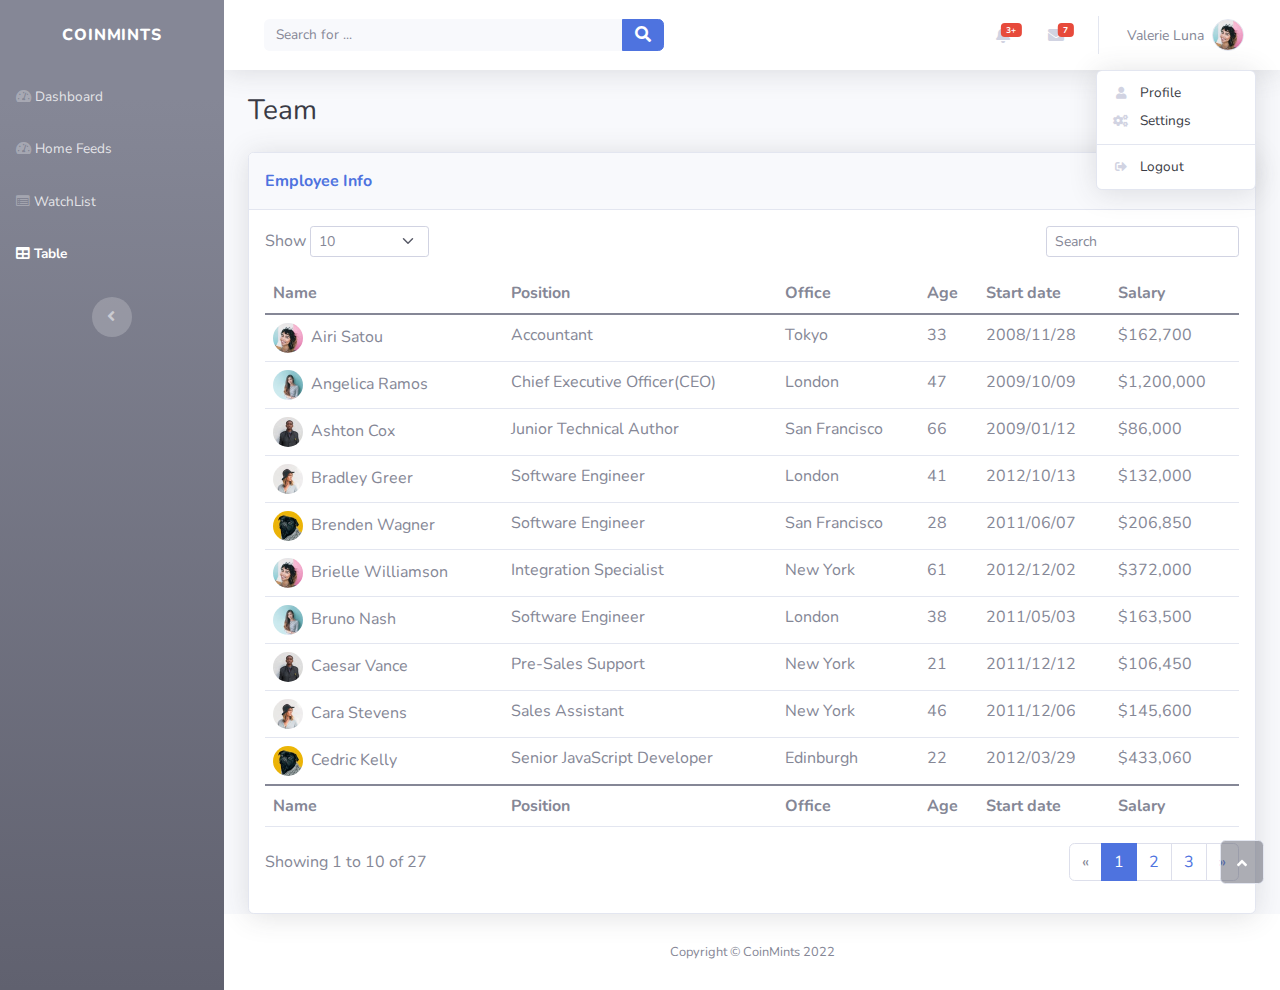
<file: RAITE-22_PAU_Team1/table.html>
<!DOCTYPE html>
<html>

<head>
    <meta charset="utf-8">
    <meta name="viewport" content="width=device-width, initial-scale=1.0, shrink-to-fit=no">
    <title>Table - Alvin Donato</title>
    <link rel="stylesheet" href="assets/bootstrap/css/bootstrap.min.css">
    <link rel="stylesheet" href="https://fonts.googleapis.com/css?family=Nunito:200,200i,300,300i,400,400i,600,600i,700,700i,800,800i,900,900i">
    <link rel="stylesheet" href="https://fonts.googleapis.com/css?family=Bitter:400,700">
    <link rel="stylesheet" href="assets/fonts/fontawesome-all.min.css">
    <link rel="stylesheet" href="assets/fonts/font-awesome.min.css">
    <link rel="stylesheet" href="assets/fonts/ionicons.min.css">
    <link rel="stylesheet" href="assets/fonts/fontawesome5-overrides.min.css">
    <link rel="stylesheet" href="assets/css/Footer-Dark.css">
    <link rel="stylesheet" href="assets/css/Header-Dark.css">
</head>

<body id="page-top">
    <div id="wrapper">
        <nav class="navbar navbar-dark align-items-start sidebar sidebar-dark accordion bg-gradient-secondary p-0">
            <div class="container-fluid d-flex flex-column p-0"><a class="navbar-brand d-flex justify-content-center align-items-center sidebar-brand m-0" href="#">
                    <div class="sidebar-brand-icon rotate-n-15"></div>
                    <div class="sidebar-brand-text mx-3"><span>coinMints</span></div>
                </a>
                <hr class="sidebar-divider my-0">
                <ul class="navbar-nav text-light" id="accordionSidebar">
                    <li class="nav-item"><a class="nav-link" href="dashboard.html"><i class="fas fa-tachometer-alt"></i><span>Dashboard</span></a><a class="nav-link" href="dashboard.html"><i class="fas fa-tachometer-alt"></i><span>Home Feeds</span></a></li>
                    <li class="nav-item"><a class="nav-link" href="profile.html"><i class="fa fa-list-alt"></i><span>WatchList</span></a></li>
                    <li class="nav-item"><a class="nav-link active" href="table.html"><i class="fas fa-table"></i><span>Table</span></a></li>
                    <li class="nav-item"></li>
                    <li class="nav-item"></li>
                </ul>
                <div class="text-center d-none d-md-inline"><button class="btn rounded-circle border-0" id="sidebarToggle" type="button"></button></div>
            </div>
        </nav>
        <div class="d-flex flex-column" id="content-wrapper">
            <div id="content">
                <nav class="navbar navbar-light navbar-expand bg-white shadow mb-4 topbar static-top">
                    <div class="container-fluid"><button class="btn btn-link d-md-none rounded-circle me-3" id="sidebarToggleTop" type="button"><i class="fas fa-bars"></i></button>
                        <form class="d-none d-sm-inline-block me-auto ms-md-3 my-2 my-md-0 mw-100 navbar-search">
                            <div class="input-group"><input class="bg-light form-control border-0 small" type="text" placeholder="Search for ..."><button class="btn btn-primary py-0" type="button"><i class="fas fa-search"></i></button></div>
                        </form>
                        <ul class="navbar-nav flex-nowrap ms-auto">
                            <li class="nav-item dropdown d-sm-none no-arrow"><a class="dropdown-toggle nav-link" aria-expanded="false" data-bs-toggle="dropdown" href="#"><i class="fas fa-search"></i></a>
                                <div class="dropdown-menu dropdown-menu-end p-3 animated--grow-in" aria-labelledby="searchDropdown">
                                    <form class="me-auto navbar-search w-100">
                                        <div class="input-group"><input class="bg-light form-control border-0 small" type="text" placeholder="Search for ...">
                                            <div class="input-group-append"><button class="btn btn-primary py-0" type="button"><i class="fas fa-search"></i></button></div>
                                        </div>
                                    </form>
                                </div>
                            </li>
                            <li class="nav-item dropdown no-arrow mx-1">
                                <div class="nav-item dropdown no-arrow"><a class="dropdown-toggle nav-link" aria-expanded="false" data-bs-toggle="dropdown" href="#"><span class="badge bg-danger badge-counter">3+</span><i class="fas fa-bell fa-fw"></i></a>
                                    <div class="dropdown-menu dropdown-menu-end dropdown-list animated--grow-in">
                                        <h6 class="dropdown-header">alerts center</h6><a class="dropdown-item d-flex align-items-center" href="#">
                                            <div class="me-3">
                                                <div class="bg-primary icon-circle"><i class="fas fa-file-alt text-white"></i></div>
                                            </div>
                                            <div><span class="small text-gray-500">December 12, 2019</span>
                                                <p>A new monthly report is ready to download!</p>
                                            </div>
                                        </a><a class="dropdown-item d-flex align-items-center" href="#">
                                            <div class="me-3">
                                                <div class="bg-success icon-circle"><i class="fas fa-donate text-white"></i></div>
                                            </div>
                                            <div><span class="small text-gray-500">December 7, 2019</span>
                                                <p>$290.29 has been deposited into your account!</p>
                                            </div>
                                        </a><a class="dropdown-item d-flex align-items-center" href="#">
                                            <div class="me-3">
                                                <div class="bg-warning icon-circle"><i class="fas fa-exclamation-triangle text-white"></i></div>
                                            </div>
                                            <div><span class="small text-gray-500">December 2, 2019</span>
                                                <p>Spending Alert: We've noticed unusually high spending for your account.</p>
                                            </div>
                                        </a><a class="dropdown-item text-center small text-gray-500" href="#">Show All Alerts</a>
                                    </div>
                                </div>
                            </li>
                            <li class="nav-item dropdown no-arrow mx-1">
                                <div class="nav-item dropdown no-arrow"><a class="dropdown-toggle nav-link" aria-expanded="false" data-bs-toggle="dropdown" href="#"><span class="badge bg-danger badge-counter">7</span><i class="fas fa-envelope fa-fw"></i></a>
                                    <div class="dropdown-menu dropdown-menu-end dropdown-list animated--grow-in">
                                        <h6 class="dropdown-header">alerts center</h6><a class="dropdown-item d-flex align-items-center" href="#">
                                            <div class="dropdown-list-image me-3"><img class="rounded-circle" src="assets/img/avatars/avatar4.jpeg">
                                                <div class="bg-success status-indicator"></div>
                                            </div>
                                            <div class="fw-bold">
                                                <div class="text-truncate"><span>Hi there! I am wondering if you can help me with a problem I've been having.</span></div>
                                                <p class="small text-gray-500 mb-0">Emily Fowler - 58m</p>
                                            </div>
                                        </a><a class="dropdown-item d-flex align-items-center" href="#">
                                            <div class="dropdown-list-image me-3"><img class="rounded-circle" src="assets/img/avatars/avatar2.jpeg">
                                                <div class="status-indicator"></div>
                                            </div>
                                            <div class="fw-bold">
                                                <div class="text-truncate"><span>I have the photos that you ordered last month!</span></div>
                                                <p class="small text-gray-500 mb-0">Jae Chun - 1d</p>
                                            </div>
                                        </a><a class="dropdown-item d-flex align-items-center" href="#">
                                            <div class="dropdown-list-image me-3"><img class="rounded-circle" src="assets/img/avatars/avatar3.jpeg">
                                                <div class="bg-warning status-indicator"></div>
                                            </div>
                                            <div class="fw-bold">
                                                <div class="text-truncate"><span>Last month's report looks great, I am very happy with the progress so far, keep up the good work!</span></div>
                                                <p class="small text-gray-500 mb-0">Morgan Alvarez - 2d</p>
                                            </div>
                                        </a><a class="dropdown-item d-flex align-items-center" href="#">
                                            <div class="dropdown-list-image me-3"><img class="rounded-circle" src="assets/img/avatars/avatar5.jpeg">
                                                <div class="bg-success status-indicator"></div>
                                            </div>
                                            <div class="fw-bold">
                                                <div class="text-truncate"><span>Am I a good boy? The reason I ask is because someone told me that people say this to all dogs, even if they aren't good...</span></div>
                                                <p class="small text-gray-500 mb-0">Chicken the Dog · 2w</p>
                                            </div>
                                        </a><a class="dropdown-item text-center small text-gray-500" href="#">Show All Alerts</a>
                                    </div>
                                </div>
                                <div class="shadow dropdown-list dropdown-menu dropdown-menu-end" aria-labelledby="alertsDropdown"></div>
                            </li>
                            <div class="d-none d-sm-block topbar-divider"></div>
                            <li class="nav-item dropdown no-arrow">
                                <div class="nav-item dropdown show no-arrow"><a class="dropdown-toggle nav-link" aria-expanded="true" data-bs-toggle="dropdown" href="#"><span class="d-none d-lg-inline me-2 text-gray-600 small">Valerie Luna</span><img class="border rounded-circle img-profile" src="assets/img/avatars/avatar1.jpeg"></a>
                                    <div class="dropdown-menu show shadow dropdown-menu-end animated--grow-in"><a class="dropdown-item" href="profile.html"><i class="fas fa-user fa-sm fa-fw me-2 text-gray-400"></i>&nbsp;Profile</a><a class="dropdown-item" href="settings.html"><i class="fas fa-cogs fa-sm fa-fw me-2 text-gray-400"></i>&nbsp;Settings</a>
                                        <div class="dropdown-divider"></div><a class="dropdown-item" id="logoutBTN" href="#"><i class="fas fa-sign-out-alt fa-sm fa-fw me-2 text-gray-400"></i>&nbsp;Logout</a>
                                    </div>
                                </div>
                            </li>
                        </ul>
                    </div>
                </nav>
                <div class="container-fluid">
                    <h3 class="text-dark mb-4">Team</h3>
                    <div class="card shadow">
                        <div class="card-header py-3">
                            <p class="text-primary m-0 fw-bold">Employee Info</p>
                        </div>
                        <div class="card-body">
                            <div class="row">
                                <div class="col-md-6 text-nowrap">
                                    <div id="dataTable_length" class="dataTables_length" aria-controls="dataTable"><label class="form-label">Show&nbsp;<select class="d-inline-block form-select form-select-sm">
                                                <option value="10" selected="">10</option>
                                                <option value="25">25</option>
                                                <option value="50">50</option>
                                                <option value="100">100</option>
                                            </select>&nbsp;</label></div>
                                </div>
                                <div class="col-md-6">
                                    <div class="text-md-end dataTables_filter" id="dataTable_filter"><label class="form-label"><input type="search" class="form-control form-control-sm" aria-controls="dataTable" placeholder="Search"></label></div>
                                </div>
                            </div>
                            <div class="table-responsive table mt-2" id="dataTable" role="grid" aria-describedby="dataTable_info">
                                <table class="table my-0" id="dataTable">
                                    <thead>
                                        <tr>
                                            <th>Name</th>
                                            <th>Position</th>
                                            <th>Office</th>
                                            <th>Age</th>
                                            <th>Start date</th>
                                            <th>Salary</th>
                                        </tr>
                                    </thead>
                                    <tbody>
                                        <tr>
                                            <td><img class="rounded-circle me-2" width="30" height="30" src="assets/img/avatars/avatar1.jpeg">Airi Satou</td>
                                            <td>Accountant</td>
                                            <td>Tokyo</td>
                                            <td>33</td>
                                            <td>2008/11/28</td>
                                            <td>$162,700</td>
                                        </tr>
                                        <tr>
                                            <td><img class="rounded-circle me-2" width="30" height="30" src="assets/img/avatars/avatar2.jpeg">Angelica Ramos</td>
                                            <td>Chief Executive Officer(CEO)</td>
                                            <td>London</td>
                                            <td>47</td>
                                            <td>2009/10/09<br></td>
                                            <td>$1,200,000</td>
                                        </tr>
                                        <tr>
                                            <td><img class="rounded-circle me-2" width="30" height="30" src="assets/img/avatars/avatar3.jpeg">Ashton Cox</td>
                                            <td>Junior Technical Author</td>
                                            <td>San Francisco</td>
                                            <td>66</td>
                                            <td>2009/01/12<br></td>
                                            <td>$86,000</td>
                                        </tr>
                                        <tr>
                                            <td><img class="rounded-circle me-2" width="30" height="30" src="assets/img/avatars/avatar4.jpeg">Bradley Greer</td>
                                            <td>Software Engineer</td>
                                            <td>London</td>
                                            <td>41</td>
                                            <td>2012/10/13<br></td>
                                            <td>$132,000</td>
                                        </tr>
                                        <tr>
                                            <td><img class="rounded-circle me-2" width="30" height="30" src="assets/img/avatars/avatar5.jpeg">Brenden Wagner</td>
                                            <td>Software Engineer</td>
                                            <td>San Francisco</td>
                                            <td>28</td>
                                            <td>2011/06/07<br></td>
                                            <td>$206,850</td>
                                        </tr>
                                        <tr>
                                            <td><img class="rounded-circle me-2" width="30" height="30" src="assets/img/avatars/avatar1.jpeg">Brielle Williamson</td>
                                            <td>Integration Specialist</td>
                                            <td>New York</td>
                                            <td>61</td>
                                            <td>2012/12/02<br></td>
                                            <td>$372,000</td>
                                        </tr>
                                        <tr>
                                            <td><img class="rounded-circle me-2" width="30" height="30" src="assets/img/avatars/avatar2.jpeg">Bruno Nash<br></td>
                                            <td>Software Engineer</td>
                                            <td>London</td>
                                            <td>38</td>
                                            <td>2011/05/03<br></td>
                                            <td>$163,500</td>
                                        </tr>
                                        <tr>
                                            <td><img class="rounded-circle me-2" width="30" height="30" src="assets/img/avatars/avatar3.jpeg">Caesar Vance</td>
                                            <td>Pre-Sales Support</td>
                                            <td>New York</td>
                                            <td>21</td>
                                            <td>2011/12/12<br></td>
                                            <td>$106,450</td>
                                        </tr>
                                        <tr>
                                            <td><img class="rounded-circle me-2" width="30" height="30" src="assets/img/avatars/avatar4.jpeg">Cara Stevens</td>
                                            <td>Sales Assistant</td>
                                            <td>New York</td>
                                            <td>46</td>
                                            <td>2011/12/06<br></td>
                                            <td>$145,600</td>
                                        </tr>
                                        <tr>
                                            <td><img class="rounded-circle me-2" width="30" height="30" src="assets/img/avatars/avatar5.jpeg">Cedric Kelly</td>
                                            <td>Senior JavaScript Developer</td>
                                            <td>Edinburgh</td>
                                            <td>22</td>
                                            <td>2012/03/29<br></td>
                                            <td>$433,060</td>
                                        </tr>
                                    </tbody>
                                    <tfoot>
                                        <tr>
                                            <td><strong>Name</strong></td>
                                            <td><strong>Position</strong></td>
                                            <td><strong>Office</strong></td>
                                            <td><strong>Age</strong></td>
                                            <td><strong>Start date</strong></td>
                                            <td><strong>Salary</strong></td>
                                        </tr>
                                    </tfoot>
                                </table>
                            </div>
                            <div class="row">
                                <div class="col-md-6 align-self-center">
                                    <p id="dataTable_info" class="dataTables_info" role="status" aria-live="polite">Showing 1 to 10 of 27</p>
                                </div>
                                <div class="col-md-6">
                                    <nav class="d-lg-flex justify-content-lg-end dataTables_paginate paging_simple_numbers">
                                        <ul class="pagination">
                                            <li class="page-item disabled"><a class="page-link" href="#" aria-label="Previous"><span aria-hidden="true">«</span></a></li>
                                            <li class="page-item active"><a class="page-link" href="#">1</a></li>
                                            <li class="page-item"><a class="page-link" href="#">2</a></li>
                                            <li class="page-item"><a class="page-link" href="#">3</a></li>
                                            <li class="page-item"><a class="page-link" href="#" aria-label="Next"><span aria-hidden="true">»</span></a></li>
                                        </ul>
                                    </nav>
                                </div>
                            </div>
                        </div>
                    </div>
                </div>
            </div>
            <footer class="bg-white sticky-footer">
                <div class="container my-auto">
                    <div class="text-center my-auto copyright"><span>Copyright © CoinMints 2022</span></div>
                </div>
            </footer>
        </div><a class="border rounded d-inline scroll-to-top" href="#page-top"><i class="fas fa-angle-up"></i></a>
    </div>
    <script src="assets/bootstrap/js/bootstrap.min.js"></script>
    <script src="assets/js/theme.js"></script>
</body>

</html>
</file>
<file: RAITE-22_PAU_Team1/assets/css/Footer-Dark.css>
.footer-dark {
  padding: 50px 0;
  color: #f0f9ff;
  background-color: #282d32;
}

.footer-dark h3 {
  margin-top: 0;
  margin-bottom: 12px;
  font-weight: bold;
  font-size: 16px;
}

.footer-dark ul {
  padding: 0;
  list-style: none;
  line-height: 1.6;
  font-size: 14px;
  margin-bottom: 0;
}

.footer-dark ul a {
  color: inherit;
  text-decoration: none;
  opacity: 0.6;
}

.footer-dark ul a:hover {
  opacity: 0.8;
}

@media (max-width:767px) {
  .footer-dark .item:not(.social) {
    text-align: center;
    padding-bottom: 20px;
  }
}

.footer-dark .item.text {
  margin-bottom: 36px;
}

@media (max-width:767px) {
  .footer-dark .item.text {
    margin-bottom: 0;
  }
}

.footer-dark .item.text p {
  opacity: 0.6;
  margin-bottom: 0;
}

.footer-dark .item.social {
  text-align: center;
}

@media (max-width:991px) {
  .footer-dark .item.social {
    text-align: center;
    margin-top: 20px;
  }
}

.footer-dark .item.social > a {
  font-size: 20px;
  width: 36px;
  height: 36px;
  line-height: 36px;
  display: inline-block;
  text-align: center;
  border-radius: 50%;
  box-shadow: 0 0 0 1px rgba(255,255,255,0.4);
  margin: 0 8px;
  color: #fff;
  opacity: 0.75;
}

.footer-dark .item.social > a:hover {
  opacity: 0.9;
}

.footer-dark .copyright {
  text-align: center;
  padding-top: 24px;
  opacity: 0.3;
  font-size: 13px;
  margin-bottom: 0;
}

.bg-gradient-dark {
  background-color: #45464A;
}

.margin-img {
  margin: 3px;
}
</file>
<file: RAITE-22_PAU_Team1/assets/css/Header-Dark.css>
.header-dark {
  background: url(../../assets/img/mountain_bg.jpg) #444;
  background-size: cover;
  padding-bottom: 80px;
}

@media (min-width:768px) {
  .header-dark {
    padding-bottom: 120px;
  }
}

.header-dark .navbar {
  background: transparent;
  color: #fff;
  border-radius: 0;
  box-shadow: none;
  border: none;
}

@media (min-width:768px) {
  .header-dark .navbar {
    padding-top: .75rem;
    padding-bottom: .75rem;
  }
}

.header-dark .navbar .navbar-brand {
  font-weight: bold;
  color: inherit;
}

.header-dark .navbar .navbar-brand:hover {
  color: #f0f0f0;
}

.header-dark .navbar .navbar-collapse span {
  margin-top: 5px;
}

.header-dark .navbar .navbar-collapse span .login {
  color: #d9d9d9;
  margin-right: .5rem;
  text-decoration: none;
}

.header-dark .navbar .navbar-collapse span .login:hover {
  color: #fff;
}

.header-dark .navbar .navbar-toggler {
  border-color: #747474;
}

.header-dark .navbar .navbar-toggler:hover, .header-dark .navbar-toggler:focus {
  background: none;
}

.header-dark .navbar .navbar-toggler {
  color: #eee;
}

.header-dark .navbar .navbar-collapse, .header-dark .navbar form {
  border-color: #636363;
}

@media (min-width: 992px) {
  .header-dark .navbar.navbar .navbar-nav .nav-link {
    padding-left: 1.2rem;
    padding-right: 1.2rem;
  }
}

.header-dark .navbar.navbar-dark .navbar-nav .nav-link {
  color: #d9d9d9;
}

.header-dark .navbar.navbar-dark .navbar-nav .nav-link:focus, .header-dark .navbar.navbar-dark .navbar-nav .nav-link:hover {
  color: #fcfeff !important;
  background-color: transparent;
}

.header-dark .navbar .navbar-nav > li > .dropdown-menu {
  margin-top: -5px;
  box-shadow: 0 4px 8px rgba(0,0,0,.1);
  background-color: #fff;
  border-radius: 2px;
}

.header-dark .navbar .dropdown-menu .dropdown-item:focus, .header-dark .navbar .dropdown-menu .dropdown-item {
  line-height: 2;
  font-size: 14px;
  color: #37434d;
}

.header-dark .navbar .dropdown-menu .dropdown-item:focus, .header-dark .navbar .dropdown-menu .drodown-item:hover {
  background: #ebeff1;
}

.header-dark .navbar .action-button, .header-dark .navbar .action-button:active {
  background: #208f8f;
  border-radius: 20px;
  font-size: inherit;
  color: #fff;
  box-shadow: none;
  border: none;
  text-shadow: none;
  padding: .5rem .8rem;
  transition: background-color 0.25s;
}

.header-dark .navbar .action-button:hover {
  background: #269d9d;
}

.header-dark .navbar label {
  color: #ccc;
}

.header-dark .navbar form .search-field {
  display: inline-block;
  width: 80%;
  background: none;
  border: none;
  border-bottom: 1px solid transparent;
  border-radius: 0;
  color: #ccc;
  box-shadow: none;
  color: inherit;
  transition: border-bottom-color 0.3s;
}

.header-dark .navbar form .search-field:focus {
  border-bottom: 1px solid #ccc;
}

.header-dark .hero {
  margin-top: 60px;
}

@media (min-width:768px) {
  .header-dark .hero {
    margin-top: 20px;
  }
}

.header-dark .hero h1 {
  color: #fff;
  font-family: 'Bitter', serif;
  font-size: 40px;
  margin-top: 20px;
  margin-bottom: 80px;
}

@media (min-width:768px) {
  .header-dark .hero h1 {
    margin-bottom: 50px;
    line-height: 1.5;
  }
}

.header-dark .hero .ratio iframe {
  background-color: #666;
}
</file>
<file: RAITE-22_PAU_Team1/assets/fonts/fontawesome5-overrides.min.css>
.fab.fa-bitcoin:before{content:"\f379"}.far.fa-calendar:before,.fas.fa-calendar:before{content:"\f133"}.far.fa-clipboard:before,.fas.fa-clipboard:before{content:"\f328"}.fab.fa-facebook-f:before{content:"\f39e"}.fab.fa-google-plus:before{content:"\f2b3"}.fas.fa-hotel:before{content:"\f594"}.fab.fa-linkedin:before{content:"\f08c"}.fas.fa-reply:before{content:"\f3e5"}.fas.fa-thermometer:before{content:"\f491"}.fab.fa-vimeo:before{content:"\f40a"}.far.fa-window-close:before,.fas.fa-window-close:before{content:"\f410"}.fab.fa-youtube-square:before{content:"\f431"}
</file>
